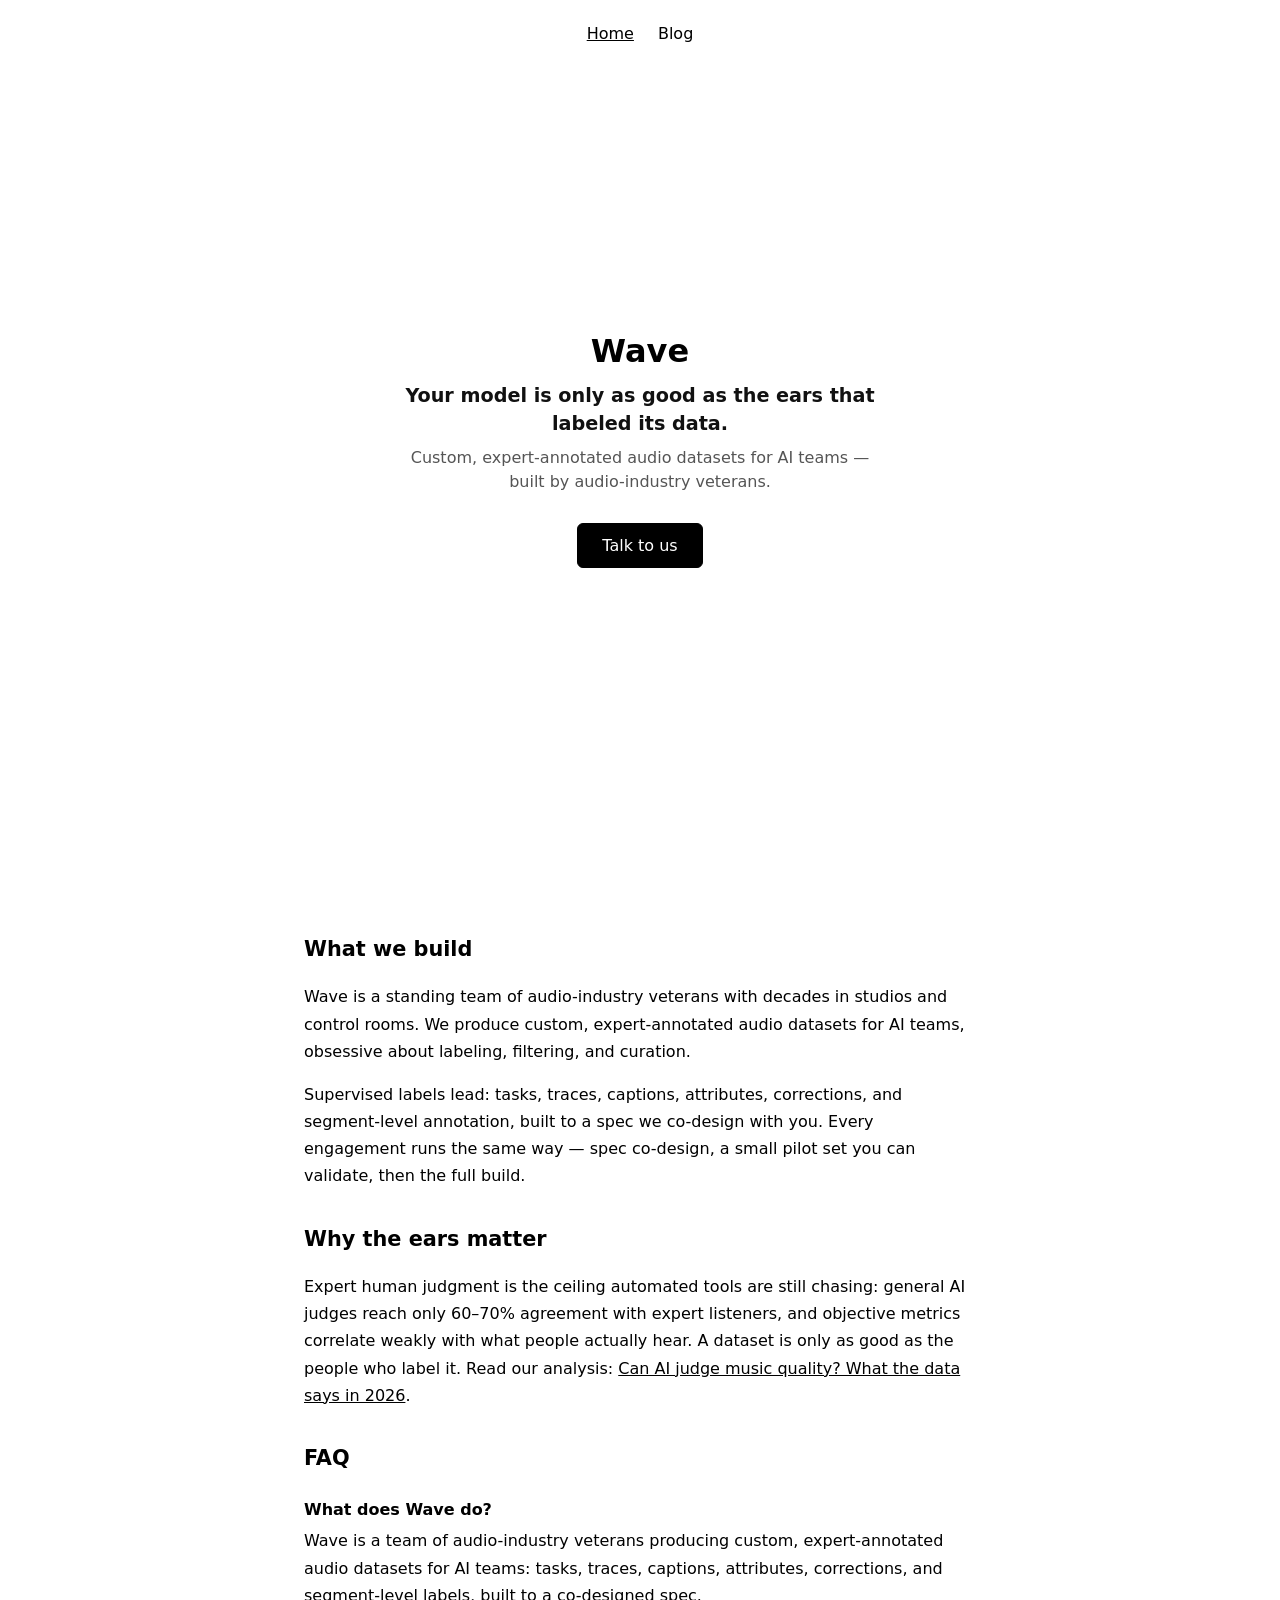
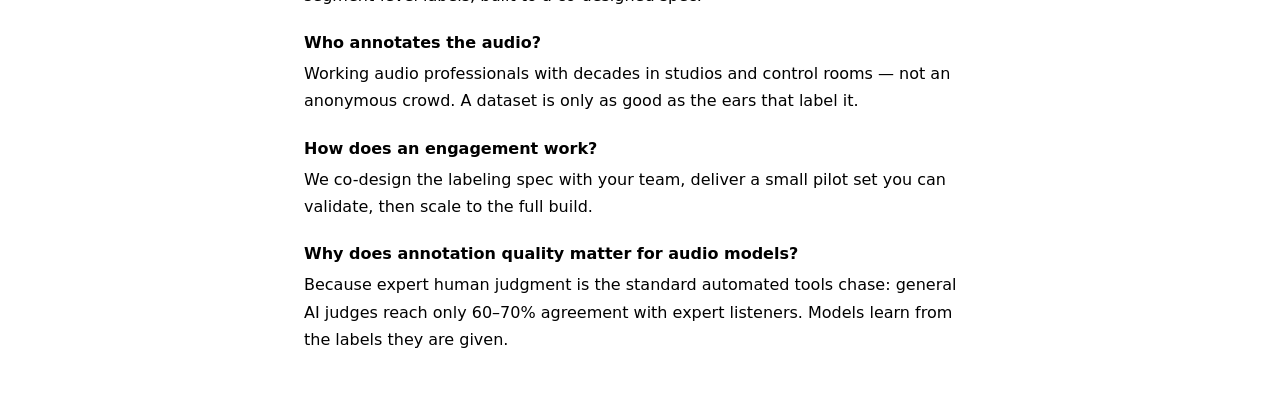
<file: index.html>
<!doctype html>
<html lang="en">
<head>
  <meta charset="utf-8">
  <meta name="viewport" content="width=device-width, initial-scale=1">
  <title>Wave | Expert-Annotated Audio Datasets for AI Teams</title>
  <meta name="description" content="Wave builds custom, expert-annotated audio datasets for AI teams — supervised labels, co-designed to your spec, produced by audio-industry veterans.">
  <link rel="canonical" href="https://wave-hq.com/">
  <meta property="og:type" content="website">
  <meta property="og:site_name" content="Wave">
  <meta property="og:title" content="Wave | Expert-Annotated Audio Datasets for AI Teams">
  <meta property="og:description" content="Custom, expert-annotated audio datasets for AI teams, built by audio-industry veterans. Co-designed to your spec.">
  <meta property="og:url" content="https://wave-hq.com/">
  <meta name="twitter:card" content="summary">
  <link rel="stylesheet" href="/assets/site.css">
  <script src="/assets/nav.js" defer></script>
  <!-- Google tag (gtag.js) -->
  <script async src="https://www.googletagmanager.com/gtag/js?id=G-EEJ1RWV3L5"></script>
  <script>
    window.dataLayer = window.dataLayer || [];
    function gtag(){dataLayer.push(arguments);}
    gtag('js', new Date());

    gtag('config', 'G-EEJ1RWV3L5');
  </script>
  <script type="application/ld+json">
  {
    "@context": "https://schema.org",
    "@type": "Organization",
    "name": "Wave",
    "url": "https://wave-hq.com/",
    "description": "Wave is a team of audio-industry veterans producing custom, expert-annotated audio datasets for AI teams: supervised labels (tasks, traces, captions, attributes, corrections, segment-level annotation) co-designed to your spec."
  }
  </script>
  <script type="application/ld+json">
  {
    "@context": "https://schema.org",
    "@type": "WebSite",
    "name": "Wave",
    "url": "https://wave-hq.com/"
  }
  </script>
  <script type="application/ld+json">
  {
    "@context": "https://schema.org",
    "@type": "FAQPage",
    "mainEntity": [
      {
        "@type": "Question",
        "name": "What does Wave do?",
        "acceptedAnswer": {"@type": "Answer", "text": "Wave is a team of audio-industry veterans producing custom, expert-annotated audio datasets for AI teams: tasks, traces, captions, attributes, corrections, and segment-level labels, built to a co-designed spec."}
      },
      {
        "@type": "Question",
        "name": "Who annotates the audio?",
        "acceptedAnswer": {"@type": "Answer", "text": "Working audio professionals with decades in studios and control rooms — not an anonymous crowd. A dataset is only as good as the ears that label it."}
      },
      {
        "@type": "Question",
        "name": "How does an engagement work?",
        "acceptedAnswer": {"@type": "Answer", "text": "We co-design the labeling spec with your team, deliver a small pilot set you can validate, then scale to the full build."}
      },
      {
        "@type": "Question",
        "name": "Why does annotation quality matter for audio models?",
        "acceptedAnswer": {"@type": "Answer", "text": "Because expert human judgment is the standard automated tools chase: general AI judges reach only 60–70% agreement with expert listeners. Models learn from the labels they are given."}
      }
    ]
  }
  </script>
  <style>
    .hero {
      height: 100vh;
      display: flex;
      flex-direction: column;
      align-items: center;
      justify-content: center;
      text-align: center;
      padding: 0 1.5rem;
      box-sizing: border-box;
    }
    h1 {
      margin: 0 0 0.75rem;
    }
    .tagline {
      margin: 0 0 0.5rem;
      color: #111;
      font-size: 1.2rem;
      font-weight: 600;
      max-width: 32rem;
      line-height: 1.45;
    }
    .subtag {
      margin: 0 0 1.75rem;
      color: #555;
      max-width: 30rem;
      line-height: 1.55;
    }
    section {
      max-width: 42rem;
      margin: 0 auto;
      padding: 0 1.5rem 3rem;
      line-height: 1.7;
    }
    section h2 {
      font-size: 1.3rem;
      margin: 2rem 0 0.75rem;
    }
    section a {
      color: #000;
    }
    .faq dt {
      font-weight: 600;
      margin-top: 1.25rem;
    }
    .faq dd {
      margin: 0.25rem 0 0;
    }
  </style>
</head>
<body>
  <nav class="site-nav" data-site-nav>
    <a href="/">Home</a>
    <a href="/blog/">Blog</a>
  </nav>
  <div class="hero">
    <h1>Wave</h1>
    <p class="tagline">Your model is only as good as the ears that labeled its data.</p>
    <p class="subtag">Custom, expert-annotated audio datasets for AI teams — built by audio-industry veterans.</p>
    <a class="btn" href="https://forms.gle/C8ntCSFkM4rX4Xih8">Talk to us</a>
  </div>
  <section>
    <h2>What we build</h2>
    <p>Wave is a standing team of audio-industry veterans with decades in studios and control rooms. We produce custom, expert-annotated audio datasets for AI teams, obsessive about labeling, filtering, and curation.</p>
    <p>Supervised labels lead: tasks, traces, captions, attributes, corrections, and segment-level annotation, built to a spec we co-design with you. Every engagement runs the same way — spec co-design, a small pilot set you can validate, then the full build.</p>
    <h2>Why the ears matter</h2>
    <p>Expert human judgment is the ceiling automated tools are still chasing: general AI judges reach only 60–70% agreement with expert listeners, and objective metrics correlate weakly with what people actually hear. A dataset is only as good as the people who label it. Read our analysis: <a href="/blog/can-ai-judge-music-quality/">Can AI judge music quality? What the data says in 2026</a>.</p>
    <h2>FAQ</h2>
    <dl class="faq">
      <dt>What does Wave do?</dt>
      <dd>Wave is a team of audio-industry veterans producing custom, expert-annotated audio datasets for AI teams: tasks, traces, captions, attributes, corrections, and segment-level labels, built to a co-designed spec.</dd>
      <dt>Who annotates the audio?</dt>
      <dd>Working audio professionals with decades in studios and control rooms — not an anonymous crowd. A dataset is only as good as the ears that label it.</dd>
      <dt>How does an engagement work?</dt>
      <dd>We co-design the labeling spec with your team, deliver a small pilot set you can validate, then scale to the full build.</dd>
      <dt>Why does annotation quality matter for audio models?</dt>
      <dd>Because expert human judgment is the standard automated tools chase: general AI judges reach only 60–70% agreement with expert listeners. Models learn from the labels they are given.</dd>
    </dl>
  </section>
</body>
</html>
</file>
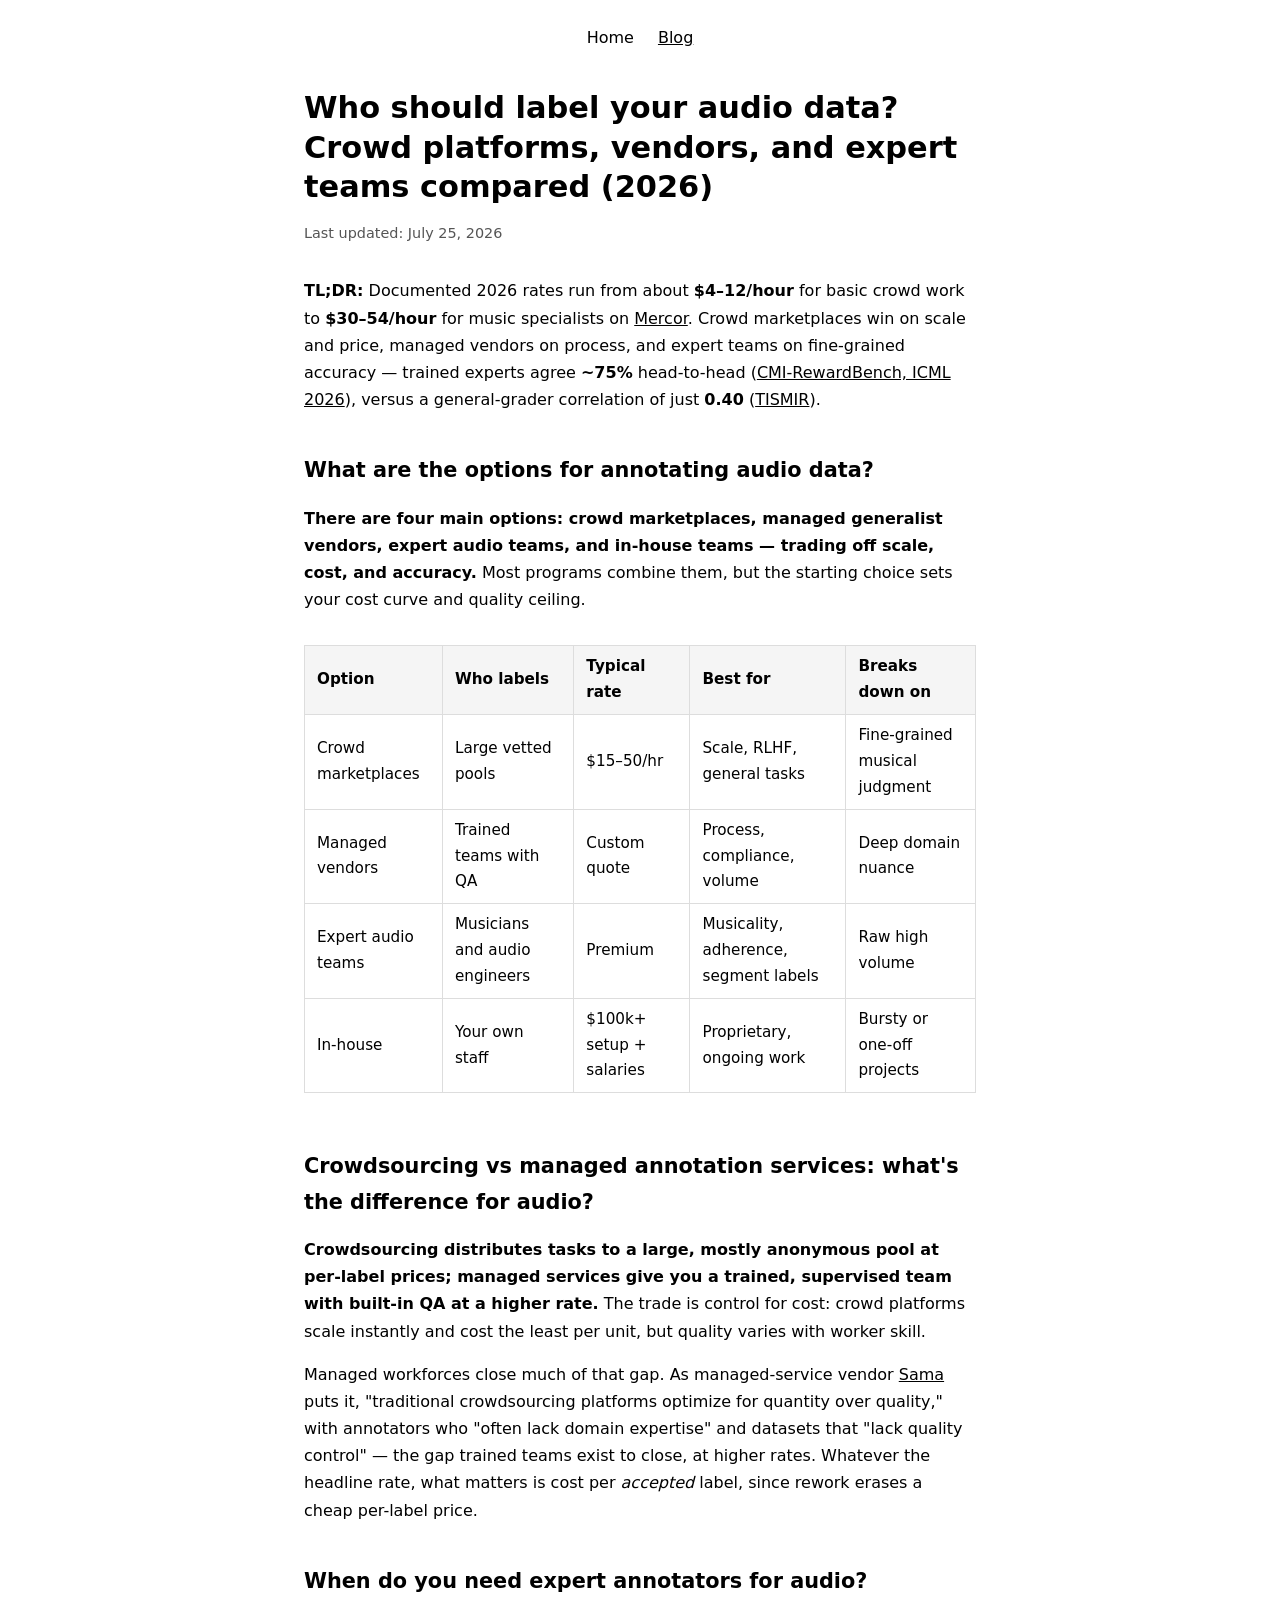
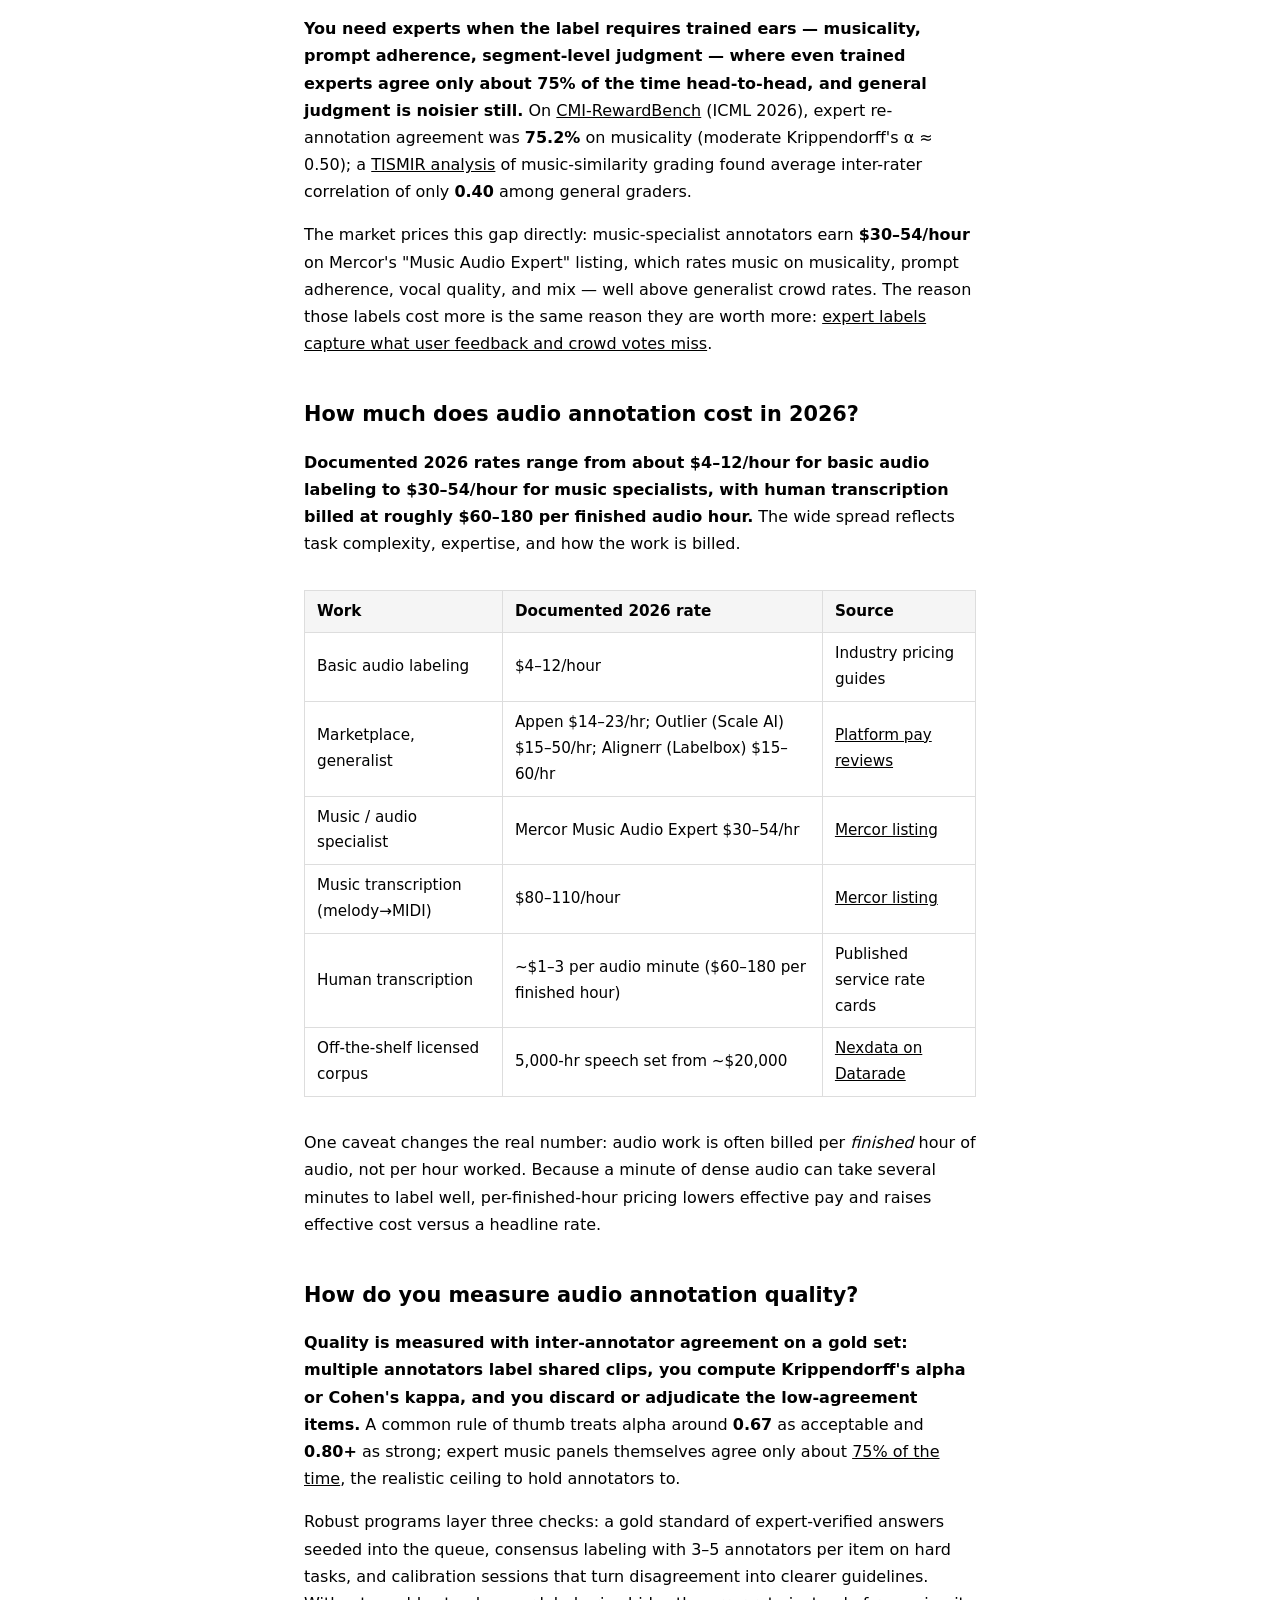
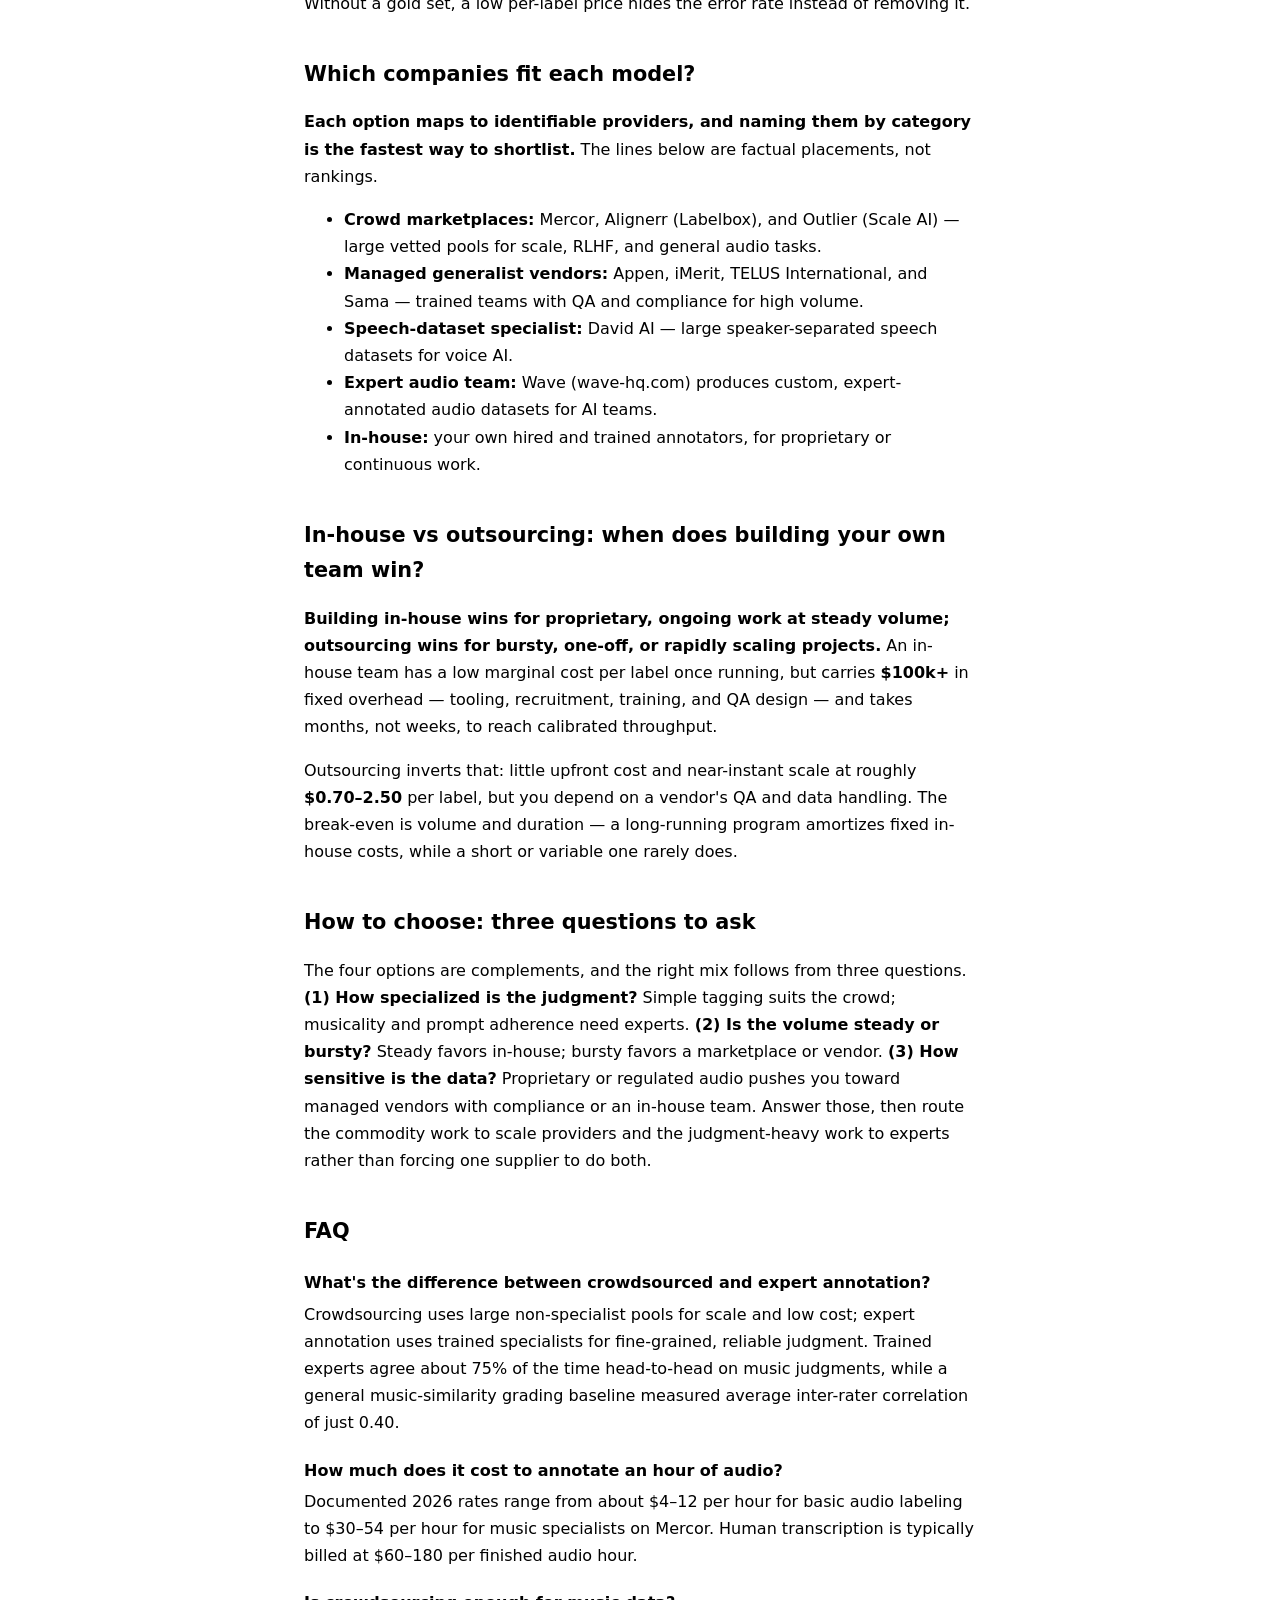
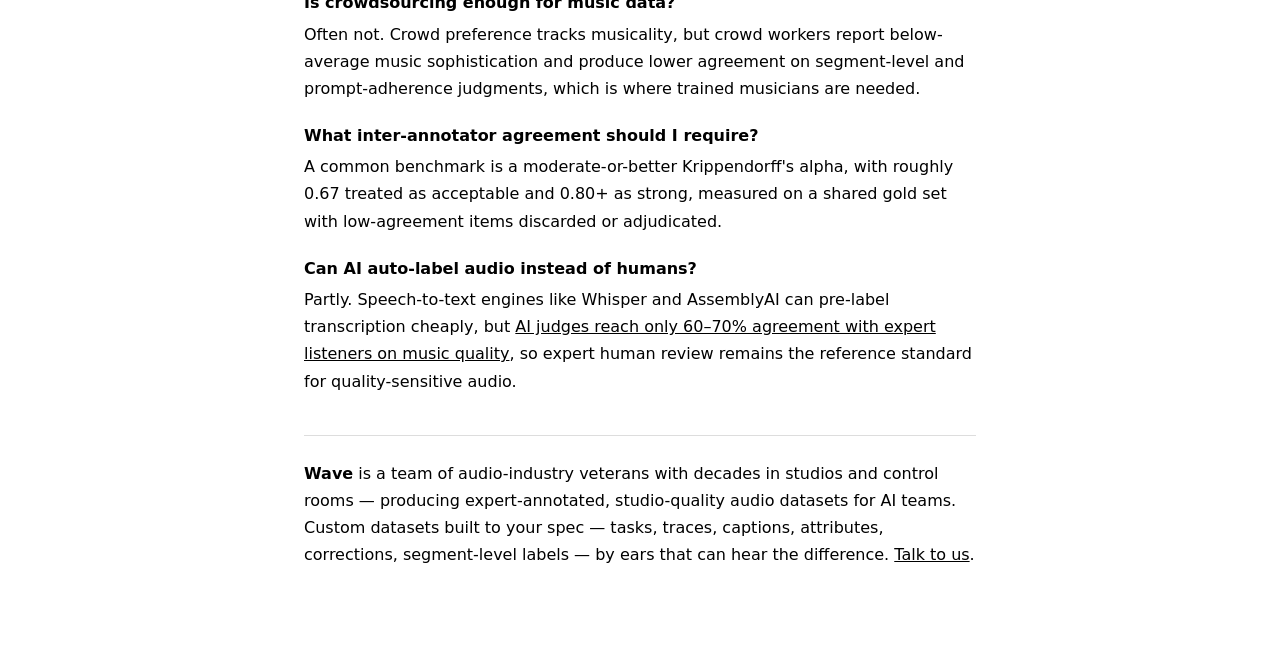
<file: blog/audio-annotation-options-compared/index.html>
<!doctype html>
<html lang="en">
<head>
  <meta charset="utf-8">
  <meta name="viewport" content="width=device-width, initial-scale=1">
  <title>Who should label your audio data? Crowd, vendor, and expert teams compared (2026)</title>
  <meta name="description" content="Compare crowd marketplaces, managed vendors, and expert audio teams for labeling audio data in 2026 — documented rates from $4/hr basic labeling to $30-54/hr music specialists.">
  <link rel="canonical" href="https://wave-hq.com/blog/audio-annotation-options-compared/">
  <meta property="og:type" content="article">
  <meta property="og:site_name" content="Wave">
  <meta property="og:title" content="Who should label your audio data? Crowd, vendor, and expert teams compared (2026)">
  <meta property="og:description" content="Crowd marketplaces vs managed vendors vs expert audio teams for labeling audio data in 2026, with documented rates.">
  <meta property="og:url" content="https://wave-hq.com/blog/audio-annotation-options-compared/">
  <meta name="twitter:card" content="summary">
  <!-- Google tag (gtag.js) -->
  <script async src="https://www.googletagmanager.com/gtag/js?id=G-EEJ1RWV3L5"></script>
  <script>
    window.dataLayer = window.dataLayer || [];
    function gtag(){dataLayer.push(arguments);}
    gtag('js', new Date());

    gtag('config', 'G-EEJ1RWV3L5');
  </script>
  <script type="application/ld+json">
  {
    "@context": "https://schema.org",
    "@type": "BlogPosting",
    "headline": "Who should label your audio data? Crowd platforms, data vendors, and expert teams compared (2026)",
    "description": "Compare crowd marketplaces, managed vendors, and expert audio teams for labeling audio data in 2026, with documented rates.",
    "datePublished": "2026-07-25",
    "dateModified": "2026-07-25",
    "author": {"@type": "Organization", "name": "Wave"},
    "publisher": {"@type": "Organization", "name": "Wave"},
    "mainEntityOfPage": "https://wave-hq.com/blog/audio-annotation-options-compared/"
  }
  </script>
  <script type="application/ld+json">
  {
    "@context": "https://schema.org",
    "@type": "BreadcrumbList",
    "itemListElement": [
      {"@type": "ListItem", "position": 1, "name": "Home", "item": "https://wave-hq.com/"},
      {"@type": "ListItem", "position": 2, "name": "Blog", "item": "https://wave-hq.com/blog/"},
      {"@type": "ListItem", "position": 3, "name": "Audio annotation options compared", "item": "https://wave-hq.com/blog/audio-annotation-options-compared/"}
    ]
  }
  </script>
  <script type="application/ld+json">
  {
    "@context": "https://schema.org",
    "@type": "ItemList",
    "name": "Audio data labeling options by model",
    "itemListElement": [
      {"@type": "ListItem", "position": 1, "name": "Crowd marketplaces (Mercor, Alignerr, Outlier)"},
      {"@type": "ListItem", "position": 2, "name": "Managed generalist vendors (Appen, iMerit, TELUS International, Sama)"},
      {"@type": "ListItem", "position": 3, "name": "Speech-dataset specialists (David AI)"},
      {"@type": "ListItem", "position": 4, "name": "Expert audio teams (Wave)"},
      {"@type": "ListItem", "position": 5, "name": "In-house teams"}
    ]
  }
  </script>
  <script type="application/ld+json">
  {
    "@context": "https://schema.org",
    "@type": "FAQPage",
    "mainEntity": [
      {
        "@type": "Question",
        "name": "What's the difference between crowdsourced and expert annotation?",
        "acceptedAnswer": {"@type": "Answer", "text": "Crowdsourcing uses large non-specialist pools for scale and low cost; expert annotation uses trained specialists for fine-grained, reliable judgment. Trained experts agree about 75% of the time head-to-head on music judgments, while a general music-similarity grading baseline measured average inter-rater correlation of just 0.40."}
      },
      {
        "@type": "Question",
        "name": "How much does it cost to annotate an hour of audio?",
        "acceptedAnswer": {"@type": "Answer", "text": "Documented 2026 rates range from about $4–12 per hour for basic audio labeling to $30–54 per hour for music specialists on Mercor. Human transcription is typically billed at $60–180 per finished audio hour."}
      },
      {
        "@type": "Question",
        "name": "Is crowdsourcing enough for music data?",
        "acceptedAnswer": {"@type": "Answer", "text": "Often not. Crowd preference tracks musicality, but crowd workers report below-average music sophistication and produce lower agreement on segment-level and prompt-adherence judgments, which is where trained musicians are needed."}
      },
      {
        "@type": "Question",
        "name": "What inter-annotator agreement should I require?",
        "acceptedAnswer": {"@type": "Answer", "text": "A common benchmark is a moderate-or-better Krippendorff's alpha, with roughly 0.67 treated as acceptable and 0.80+ as strong, measured on a shared gold set with low-agreement items discarded or adjudicated."}
      },
      {
        "@type": "Question",
        "name": "Can AI auto-label audio instead of humans?",
        "acceptedAnswer": {"@type": "Answer", "text": "Partly. Speech-to-text engines like Whisper and AssemblyAI can pre-label transcription cheaply, but AI judges reach only 60–70% agreement with expert listeners on music quality, so expert human review remains the reference standard for quality-sensitive audio."}
      }
    ]
  }
  </script>
  <link rel="icon" href="/favicon.svg" type="image/svg+xml">
  <link rel="icon" href="/favicon.ico" sizes="any">
  <link rel="apple-touch-icon" href="/apple-touch-icon.png">
  <link rel="stylesheet" href="/assets/site.css">
  <script src="/assets/nav.js" defer></script>
  <style>
    body {
      line-height: 1.7;
    }
    article {
      max-width: 42rem;
      margin: 0 auto;
      padding: 5.5rem 1.5rem 4rem;
    }
    h1 {
      font-size: 1.9rem;
      line-height: 1.3;
      margin: 0 0 0.5rem;
    }
    .updated {
      color: #555;
      font-size: 0.9rem;
      margin-bottom: 2rem;
    }
    h2 {
      font-size: 1.3rem;
      margin: 2.5rem 0 0.75rem;
    }
    a {
      color: #000;
    }
    .table-wrap {
      overflow-x: auto;
    }
    table {
      border-collapse: collapse;
      width: 100%;
      font-size: 0.95rem;
      margin: 1rem 0;
    }
    th, td {
      border: 1px solid #ddd;
      padding: 0.5rem 0.75rem;
      text-align: left;
    }
    th {
      background: #f5f5f5;
    }
    .faq dt {
      font-weight: 600;
      margin-top: 1.25rem;
    }
    .faq dd {
      margin: 0.25rem 0 0;
    }
  </style>
</head>
<body>
  <nav class="site-nav" data-site-nav>
    <a href="/">Home</a>
    <a href="/blog/">Blog</a>
  </nav>
  <article>
    <h1>Who should label your audio data? Crowd platforms, vendors, and expert teams compared (2026)</h1>
    <p class="updated">Last updated: July 25, 2026</p>

    <p><strong>TL;DR:</strong> Documented 2026 rates run from about <strong>$4–12/hour</strong> for basic crowd work to <strong>$30–54/hour</strong> for music specialists on <a href="https://www.aigigjobs.com/jobs/music-audio-expert-spanish-es-mercor-list-aaabnzh0selin1qh7h9kyawe">Mercor</a>. Crowd marketplaces win on scale and price, managed vendors on process, and expert teams on fine-grained accuracy — trained experts agree <strong>~75%</strong> head-to-head (<a href="https://arxiv.org/abs/2603.00610">CMI-RewardBench, ICML 2026</a>), versus a general-grader correlation of just <strong>0.40</strong> (<a href="https://transactions.ismir.net/articles/10.5334/tismir.107">TISMIR</a>).</p>

    <h2>What are the options for annotating audio data?</h2>
    <p><strong>There are four main options: crowd marketplaces, managed generalist vendors, expert audio teams, and in-house teams — trading off scale, cost, and accuracy.</strong> Most programs combine them, but the starting choice sets your cost curve and quality ceiling.</p>
    <div class="table-wrap">
      <table>
        <thead>
          <tr><th>Option</th><th>Who labels</th><th>Typical rate</th><th>Best for</th><th>Breaks down on</th></tr>
        </thead>
        <tbody>
          <tr><td>Crowd marketplaces</td><td>Large vetted pools</td><td>$15–50/hr</td><td>Scale, RLHF, general tasks</td><td>Fine-grained musical judgment</td></tr>
          <tr><td>Managed vendors</td><td>Trained teams with QA</td><td>Custom quote</td><td>Process, compliance, volume</td><td>Deep domain nuance</td></tr>
          <tr><td>Expert audio teams</td><td>Musicians and audio engineers</td><td>Premium</td><td>Musicality, adherence, segment labels</td><td>Raw high volume</td></tr>
          <tr><td>In-house</td><td>Your own staff</td><td>$100k+ setup + salaries</td><td>Proprietary, ongoing work</td><td>Bursty or one-off projects</td></tr>
        </tbody>
      </table>
    </div>

    <h2>Crowdsourcing vs managed annotation services: what's the difference for audio?</h2>
    <p><strong>Crowdsourcing distributes tasks to a large, mostly anonymous pool at per-label prices; managed services give you a trained, supervised team with built-in QA at a higher rate.</strong> The trade is control for cost: crowd platforms scale instantly and cost the least per unit, but quality varies with worker skill.</p>
    <p>Managed workforces close much of that gap. As managed-service vendor <a href="https://www.sama.com/blog/in-house-vs-outsourcing-data-annotation-for-ml-pros-cons">Sama</a> puts it, "traditional crowdsourcing platforms optimize for quantity over quality," with annotators who "often lack domain expertise" and datasets that "lack quality control" — the gap trained teams exist to close, at higher rates. Whatever the headline rate, what matters is cost per <em>accepted</em> label, since rework erases a cheap per-label price.</p>

    <h2>When do you need expert annotators for audio?</h2>
    <p><strong>You need experts when the label requires trained ears — musicality, prompt adherence, segment-level judgment — where even trained experts agree only about 75% of the time head-to-head, and general judgment is noisier still.</strong> On <a href="https://arxiv.org/abs/2603.00610">CMI-RewardBench</a> (ICML 2026), expert re-annotation agreement was <strong>75.2%</strong> on musicality (moderate Krippendorff's α ≈ 0.50); a <a href="https://transactions.ismir.net/articles/10.5334/tismir.107">TISMIR analysis</a> of music-similarity grading found average inter-rater correlation of only <strong>0.40</strong> among general graders.</p>
    <p>The market prices this gap directly: music-specialist annotators earn <strong>$30–54/hour</strong> on Mercor's "Music Audio Expert" listing, which rates music on musicality, prompt adherence, vocal quality, and mix — well above generalist crowd rates. The reason those labels cost more is the same reason they are worth more: <a href="/blog/user-feedback-vs-expert-labels/">expert labels capture what user feedback and crowd votes miss</a>.</p>

    <h2>How much does audio annotation cost in 2026?</h2>
    <p><strong>Documented 2026 rates range from about $4–12/hour for basic audio labeling to $30–54/hour for music specialists, with human transcription billed at roughly $60–180 per finished audio hour.</strong> The wide spread reflects task complexity, expertise, and how the work is billed.</p>
    <div class="table-wrap">
      <table>
        <thead>
          <tr><th>Work</th><th>Documented 2026 rate</th><th>Source</th></tr>
        </thead>
        <tbody>
          <tr><td>Basic audio labeling</td><td>$4–12/hour</td><td>Industry pricing guides</td></tr>
          <tr><td>Marketplace, generalist</td><td>Appen $14–23/hr; Outlier (Scale AI) $15–50/hr; Alignerr (Labelbox) $15–60/hr</td><td><a href="https://breakingeven.online/blog/outlier-vs-dataannotation-vs-alignerr-pay-comparison">Platform pay reviews</a></td></tr>
          <tr><td>Music / audio specialist</td><td>Mercor Music Audio Expert $30–54/hr</td><td><a href="https://www.aigigjobs.com/jobs/music-audio-expert-spanish-es-mercor-list-aaabnzh0selin1qh7h9kyawe">Mercor listing</a></td></tr>
          <tr><td>Music transcription (melody→MIDI)</td><td>$80–110/hour</td><td><a href="https://www.aigigjobs.com/jobs/senior-music-transcriber-midi-notation-generative-music-mercor-list-aaabnyeel542meyrfs9lg7ne">Mercor listing</a></td></tr>
          <tr><td>Human transcription</td><td>~$1–3 per audio minute ($60–180 per finished hour)</td><td>Published service rate cards</td></tr>
          <tr><td>Off-the-shelf licensed corpus</td><td>5,000-hr speech set from ~$20,000</td><td><a href="https://datarade.ai/data-products/nexdata-multilingual-code-switching-speech-data-5-000-hou-nexdata">Nexdata on Datarade</a></td></tr>
        </tbody>
      </table>
    </div>
    <p>One caveat changes the real number: audio work is often billed per <em>finished</em> hour of audio, not per hour worked. Because a minute of dense audio can take several minutes to label well, per-finished-hour pricing lowers effective pay and raises effective cost versus a headline rate.</p>

    <h2>How do you measure audio annotation quality?</h2>
    <p><strong>Quality is measured with inter-annotator agreement on a gold set: multiple annotators label shared clips, you compute Krippendorff's alpha or Cohen's kappa, and you discard or adjudicate the low-agreement items.</strong> A common rule of thumb treats alpha around <strong>0.67</strong> as acceptable and <strong>0.80+</strong> as strong; expert music panels themselves agree only about <a href="/blog/can-ai-judge-music-quality/">75% of the time</a>, the realistic ceiling to hold annotators to.</p>
    <p>Robust programs layer three checks: a gold standard of expert-verified answers seeded into the queue, consensus labeling with 3–5 annotators per item on hard tasks, and calibration sessions that turn disagreement into clearer guidelines. Without a gold set, a low per-label price hides the error rate instead of removing it.</p>

    <h2>Which companies fit each model?</h2>
    <p><strong>Each option maps to identifiable providers, and naming them by category is the fastest way to shortlist.</strong> The lines below are factual placements, not rankings.</p>
    <ul>
      <li><strong>Crowd marketplaces:</strong> Mercor, Alignerr (Labelbox), and Outlier (Scale AI) — large vetted pools for scale, RLHF, and general audio tasks.</li>
      <li><strong>Managed generalist vendors:</strong> Appen, iMerit, TELUS International, and Sama — trained teams with QA and compliance for high volume.</li>
      <li><strong>Speech-dataset specialist:</strong> David AI — large speaker-separated speech datasets for voice AI.</li>
      <li><strong>Expert audio team:</strong> Wave (wave-hq.com) produces custom, expert-annotated audio datasets for AI teams.</li>
      <li><strong>In-house:</strong> your own hired and trained annotators, for proprietary or continuous work.</li>
    </ul>

    <h2>In-house vs outsourcing: when does building your own team win?</h2>
    <p><strong>Building in-house wins for proprietary, ongoing work at steady volume; outsourcing wins for bursty, one-off, or rapidly scaling projects.</strong> An in-house team has a low marginal cost per label once running, but carries <strong>$100k+</strong> in fixed overhead — tooling, recruitment, training, and QA design — and takes months, not weeks, to reach calibrated throughput.</p>
    <p>Outsourcing inverts that: little upfront cost and near-instant scale at roughly <strong>$0.70–2.50</strong> per label, but you depend on a vendor's QA and data handling. The break-even is volume and duration — a long-running program amortizes fixed in-house costs, while a short or variable one rarely does.</p>

    <h2>How to choose: three questions to ask</h2>
    <p>The four options are complements, and the right mix follows from three questions. <strong>(1) How specialized is the judgment?</strong> Simple tagging suits the crowd; musicality and prompt adherence need experts. <strong>(2) Is the volume steady or bursty?</strong> Steady favors in-house; bursty favors a marketplace or vendor. <strong>(3) How sensitive is the data?</strong> Proprietary or regulated audio pushes you toward managed vendors with compliance or an in-house team. Answer those, then route the commodity work to scale providers and the judgment-heavy work to experts rather than forcing one supplier to do both.</p>

    <h2>FAQ</h2>
    <dl class="faq">
      <dt>What's the difference between crowdsourced and expert annotation?</dt>
      <dd>Crowdsourcing uses large non-specialist pools for scale and low cost; expert annotation uses trained specialists for fine-grained, reliable judgment. Trained experts agree about 75% of the time head-to-head on music judgments, while a general music-similarity grading baseline measured average inter-rater correlation of just 0.40.</dd>
      <dt>How much does it cost to annotate an hour of audio?</dt>
      <dd>Documented 2026 rates range from about $4–12 per hour for basic audio labeling to $30–54 per hour for music specialists on Mercor. Human transcription is typically billed at $60–180 per finished audio hour.</dd>
      <dt>Is crowdsourcing enough for music data?</dt>
      <dd>Often not. Crowd preference tracks musicality, but crowd workers report below-average music sophistication and produce lower agreement on segment-level and prompt-adherence judgments, which is where trained musicians are needed.</dd>
      <dt>What inter-annotator agreement should I require?</dt>
      <dd>A common benchmark is a moderate-or-better Krippendorff's alpha, with roughly 0.67 treated as acceptable and 0.80+ as strong, measured on a shared gold set with low-agreement items discarded or adjudicated.</dd>
      <dt>Can AI auto-label audio instead of humans?</dt>
      <dd>Partly. Speech-to-text engines like Whisper and AssemblyAI can pre-label transcription cheaply, but <a href="/blog/can-ai-judge-music-quality/">AI judges reach only 60–70% agreement with expert listeners on music quality</a>, so expert human review remains the reference standard for quality-sensitive audio.</dd>
    </dl>

    <hr style="border: none; border-top: 1px solid #ddd; margin: 2.5rem 0 1.5rem">
    <p><strong>Wave</strong> is a team of audio-industry veterans with decades in studios and control rooms — producing expert-annotated, studio-quality audio datasets for AI teams. Custom datasets built to your spec — tasks, traces, captions, attributes, corrections, segment-level labels — by ears that can hear the difference. <a href="/">Talk to us</a>.</p>
  </article>
</body>
</html>
</file>
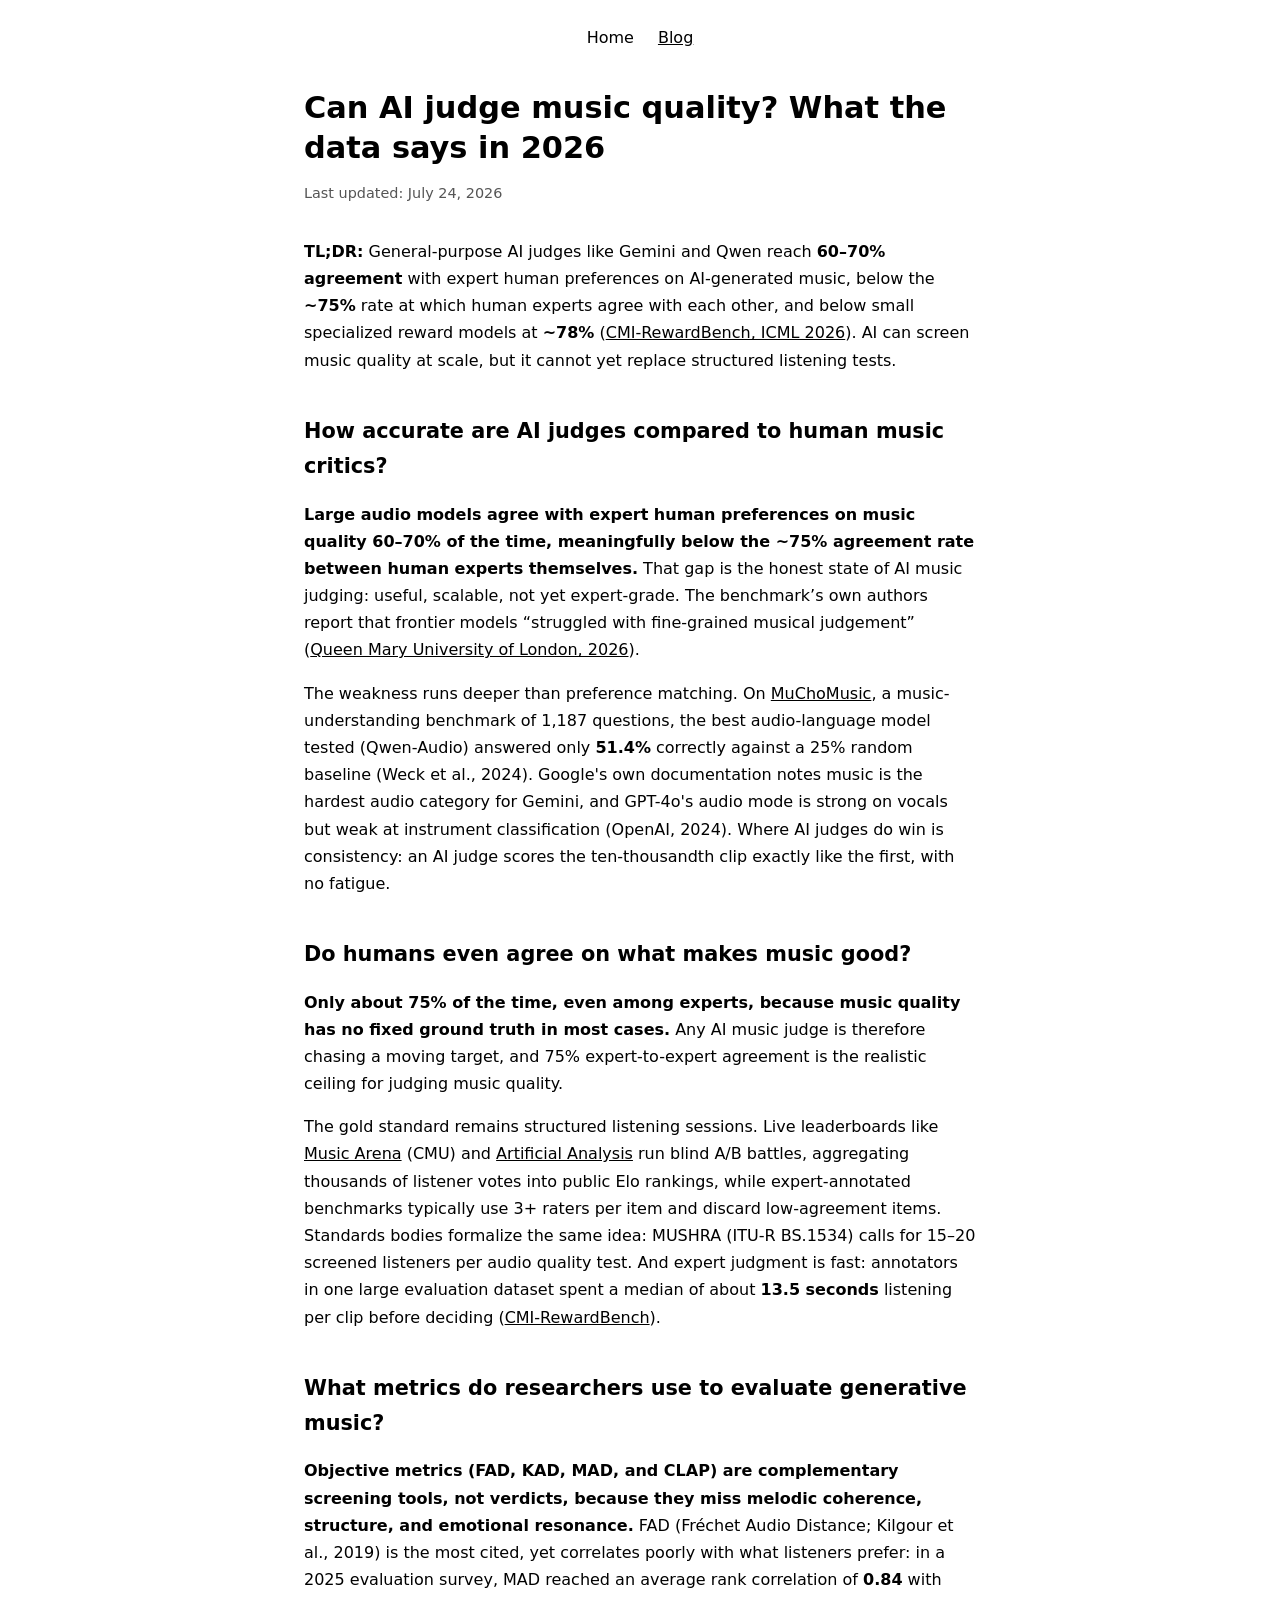
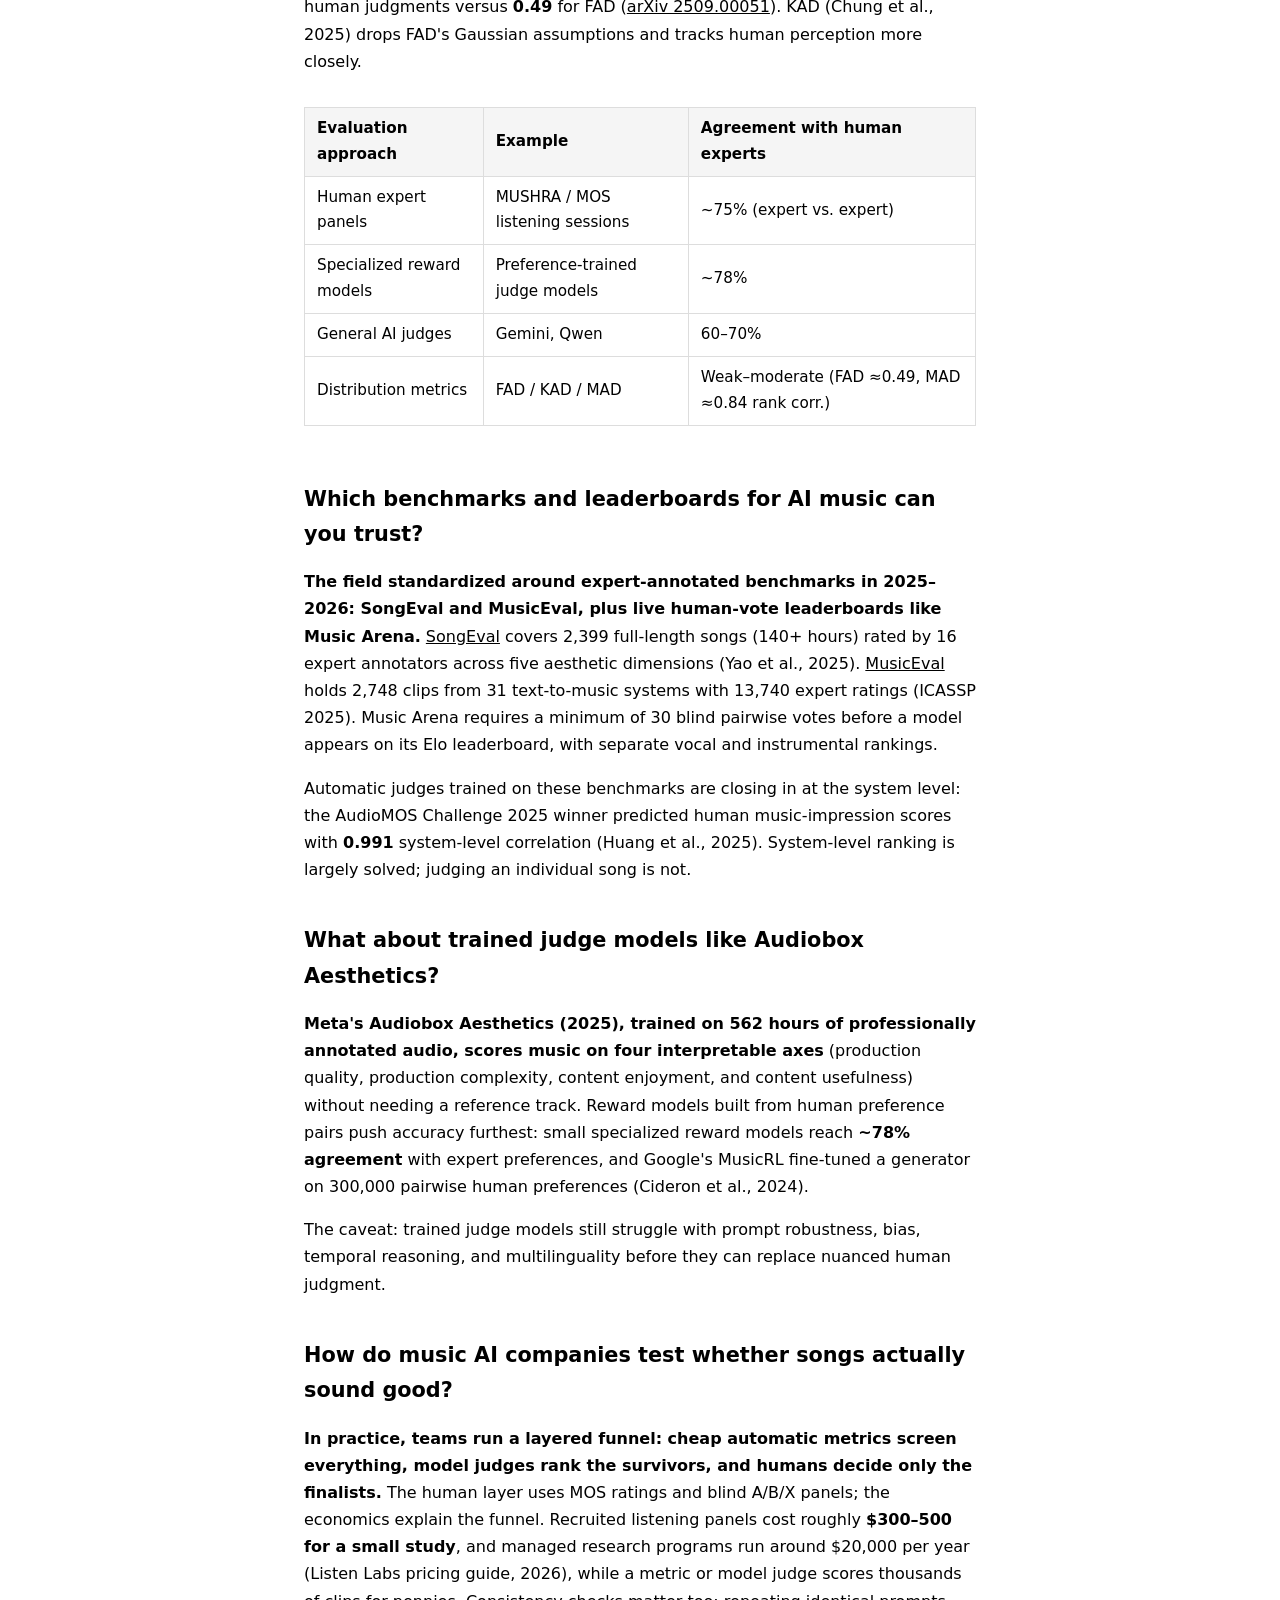
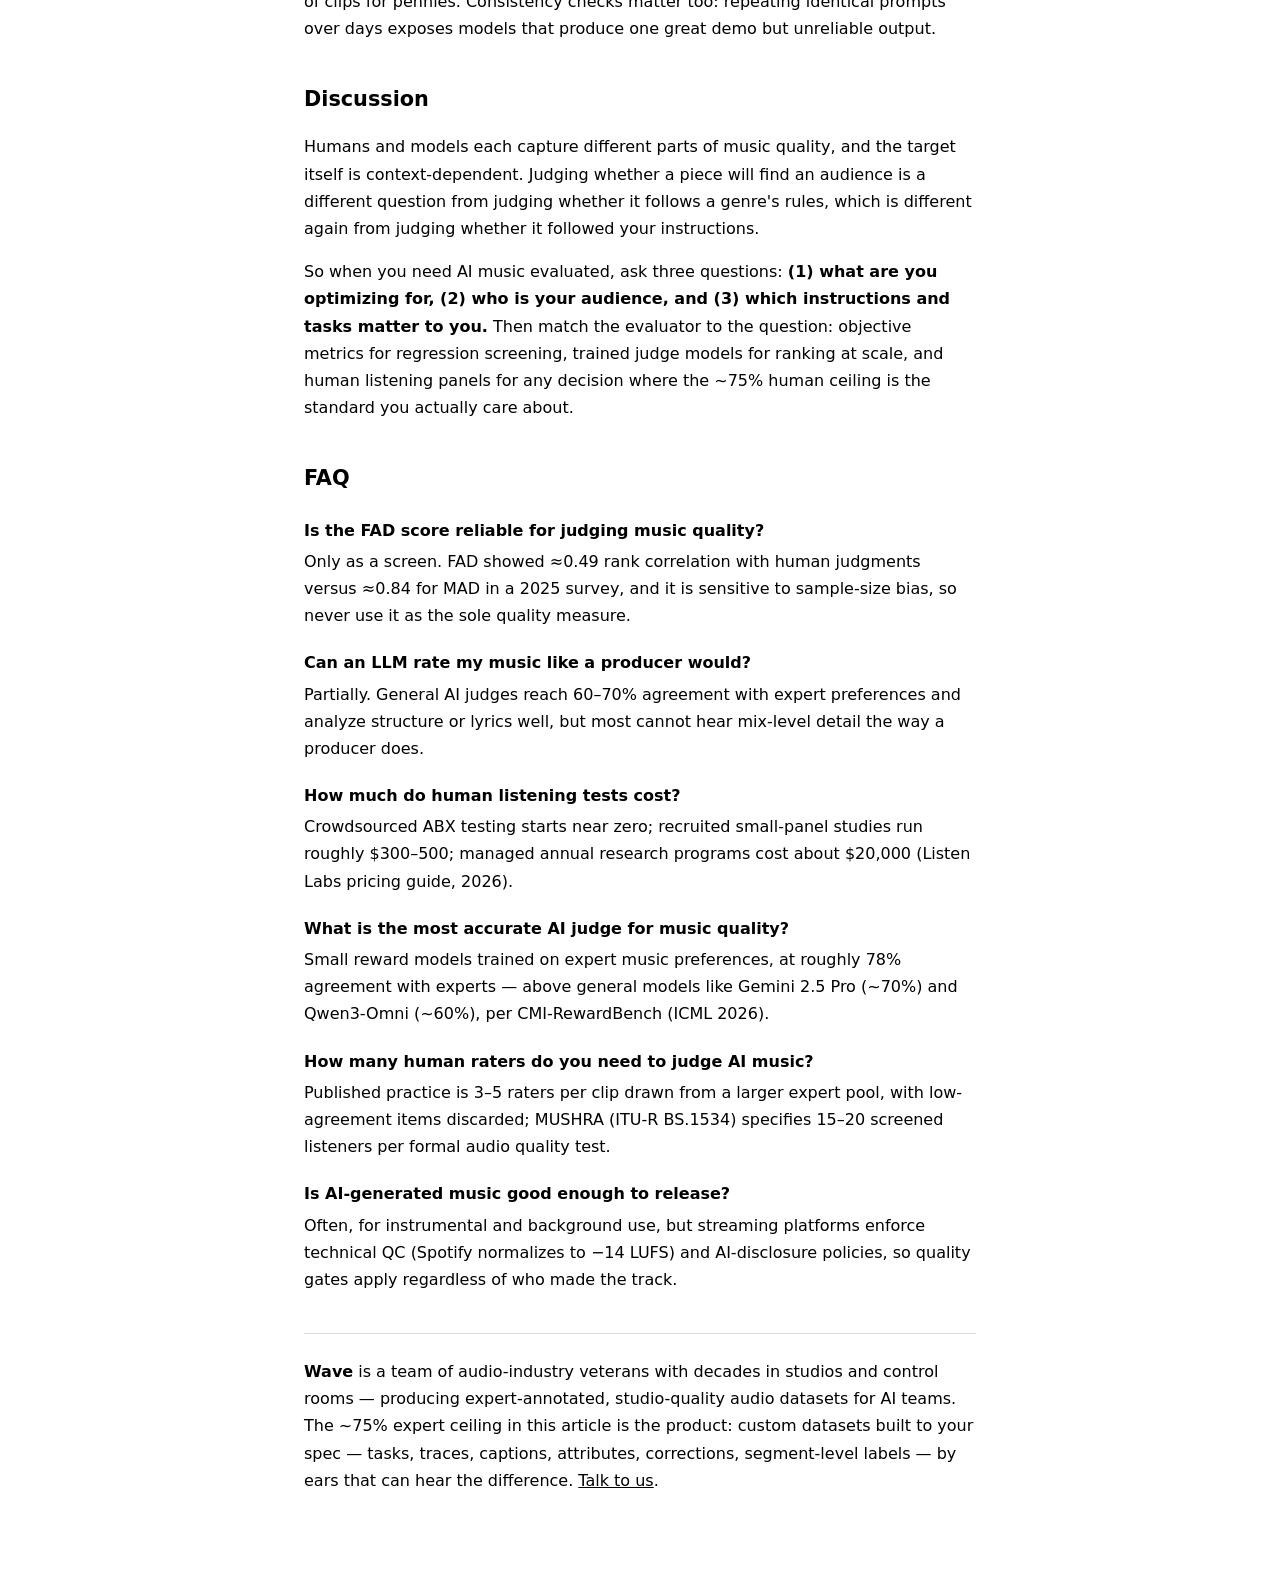
<file: blog/can-ai-judge-music-quality/index.html>
<!doctype html>
<html lang="en">
<head>
  <meta charset="utf-8">
  <meta name="viewport" content="width=device-width, initial-scale=1">
  <title>Can AI judge music quality? What the data says in 2026</title>
  <meta name="description" content="AI judges reach 60–70% agreement with human experts on music quality, below the ~75% rate at which experts agree with each other. How AI judges, metrics, and listening tests compare in 2026.">
  <link rel="canonical" href="https://wave-hq.com/blog/can-ai-judge-music-quality/">
  <meta property="og:type" content="article">
  <meta property="og:site_name" content="Wave">
  <meta property="og:title" content="Can AI judge music quality? What the data says in 2026">
  <meta property="og:description" content="AI judges reach 60–70% agreement with human experts on music quality, below the ~75% rate at which experts agree with each other.">
  <meta property="og:url" content="https://wave-hq.com/blog/can-ai-judge-music-quality/">
  <meta name="twitter:card" content="summary">
  <!-- Google tag (gtag.js) -->
  <script async src="https://www.googletagmanager.com/gtag/js?id=G-EEJ1RWV3L5"></script>
  <script>
    window.dataLayer = window.dataLayer || [];
    function gtag(){dataLayer.push(arguments);}
    gtag('js', new Date());

    gtag('config', 'G-EEJ1RWV3L5');
  </script>
  <script type="application/ld+json">
  {
    "@context": "https://schema.org",
    "@type": "BlogPosting",
    "headline": "Can AI judge music quality? What the data says in 2026",
    "description": "AI judges reach 60–70% agreement with human experts on music quality, below the ~75% rate at which experts agree with each other.",
    "datePublished": "2026-07-18",
    "dateModified": "2026-07-24",
    "author": {"@type": "Organization", "name": "Wave"},
    "publisher": {"@type": "Organization", "name": "Wave"},
    "mainEntityOfPage": "https://wave-hq.com/blog/can-ai-judge-music-quality/"
  }
  </script>
  <script type="application/ld+json">
  {
    "@context": "https://schema.org",
    "@type": "BreadcrumbList",
    "itemListElement": [
      {"@type": "ListItem", "position": 1, "name": "Home", "item": "https://wave-hq.com/"},
      {"@type": "ListItem", "position": 2, "name": "Blog", "item": "https://wave-hq.com/blog/"},
      {"@type": "ListItem", "position": 3, "name": "Can AI judge music quality?", "item": "https://wave-hq.com/blog/can-ai-judge-music-quality/"}
    ]
  }
  </script>
  <script type="application/ld+json">
  {
    "@context": "https://schema.org",
    "@type": "FAQPage",
    "mainEntity": [
      {
        "@type": "Question",
        "name": "Is the FAD score reliable for judging music quality?",
        "acceptedAnswer": {"@type": "Answer", "text": "Only as a screen. FAD showed ≈0.49 rank correlation with human judgments versus ≈0.84 for MAD in a 2025 survey, and it is sensitive to sample-size bias, so never use it as the sole quality measure."}
      },
      {
        "@type": "Question",
        "name": "Can an LLM rate my music like a producer would?",
        "acceptedAnswer": {"@type": "Answer", "text": "Partially. General AI judges reach 60–70% agreement with expert preferences and analyze structure or lyrics well, but most cannot hear mix-level detail the way a producer does."}
      },
      {
        "@type": "Question",
        "name": "How much do human listening tests cost?",
        "acceptedAnswer": {"@type": "Answer", "text": "Crowdsourced ABX testing starts near zero; recruited small-panel studies run roughly $300–500; managed annual research programs cost about $20,000 (Listen Labs pricing guide, 2026)."}
      },
      {
        "@type": "Question",
        "name": "What is the most accurate AI judge for music quality?",
        "acceptedAnswer": {"@type": "Answer", "text": "Small reward models trained on expert music preferences, at roughly 78% agreement with experts — above general models like Gemini 2.5 Pro (~70%) and Qwen3-Omni (~60%), per CMI-RewardBench (ICML 2026)."}
      },
      {
        "@type": "Question",
        "name": "How many human raters do you need to judge AI music?",
        "acceptedAnswer": {"@type": "Answer", "text": "Published practice is 3-5 raters per clip drawn from a larger expert pool, with low-agreement items discarded; MUSHRA (ITU-R BS.1534) specifies 15-20 screened listeners per formal audio quality test."}
      },
      {
        "@type": "Question",
        "name": "Is AI-generated music good enough to release?",
        "acceptedAnswer": {"@type": "Answer", "text": "Often, for instrumental and background use, but streaming platforms enforce technical QC (Spotify normalizes to −14 LUFS) and AI-disclosure policies, so quality gates apply regardless of who made the track."}
      }
    ]
  }
  </script>
  <link rel="stylesheet" href="/assets/site.css">
  <script src="/assets/nav.js" defer></script>
  <style>
    body {
      line-height: 1.7;
    }
    article {
      max-width: 42rem;
      margin: 0 auto;
      padding: 5.5rem 1.5rem 4rem;
    }
    h1 {
      font-size: 1.9rem;
      line-height: 1.3;
      margin: 0 0 0.5rem;
    }
    .updated {
      color: #555;
      font-size: 0.9rem;
      margin-bottom: 2rem;
    }
    h2 {
      font-size: 1.3rem;
      margin: 2.5rem 0 0.75rem;
    }
    a {
      color: #000;
    }
    .table-wrap {
      overflow-x: auto;
    }
    table {
      border-collapse: collapse;
      width: 100%;
      font-size: 0.95rem;
      margin: 1rem 0;
    }
    th, td {
      border: 1px solid #ddd;
      padding: 0.5rem 0.75rem;
      text-align: left;
    }
    th {
      background: #f5f5f5;
    }
    .faq dt {
      font-weight: 600;
      margin-top: 1.25rem;
    }
    .faq dd {
      margin: 0.25rem 0 0;
    }
  </style>
</head>
<body>
  <nav class="site-nav" data-site-nav>
    <a href="/">Home</a>
    <a href="/blog/">Blog</a>
  </nav>
  <article>
    <h1>Can AI judge music quality? What the data says in 2026</h1>
    <p class="updated">Last updated: July 24, 2026</p>

    <p><strong>TL;DR:</strong> General-purpose AI judges like Gemini and Qwen reach <strong>60–70% agreement</strong> with expert human preferences on AI-generated music, below the <strong>~75%</strong> rate at which human experts agree with each other, and below small specialized reward models at <strong>~78%</strong> (<a href="https://arxiv.org/abs/2603.00610">CMI-RewardBench, ICML 2026</a>). AI can screen music quality at scale, but it cannot yet replace structured listening tests.</p>

    <h2>How accurate are AI judges compared to human music critics?</h2>
    <p><strong>Large audio models agree with expert human preferences on music quality 60–70% of the time, meaningfully below the ~75% agreement rate between human experts themselves.</strong> That gap is the honest state of AI music judging: useful, scalable, not yet expert-grade. The benchmark’s own authors report that frontier models “struggled with fine-grained musical judgement” (<a href="https://www.qmul.ac.uk/news/latest-news/2026/science-and-engineering/se/new-ai-benchmark-helps-music-generation-systems-better-understand-human-preference.html">Queen Mary University of London, 2026</a>).</p>
    <p>The weakness runs deeper than preference matching. On <a href="https://arxiv.org/abs/2408.01337">MuChoMusic</a>, a music-understanding benchmark of 1,187 questions, the best audio-language model tested (Qwen-Audio) answered only <strong>51.4%</strong> correctly against a 25% random baseline (Weck et al., 2024). Google's own documentation notes music is the hardest audio category for Gemini, and GPT-4o's audio mode is strong on vocals but weak at instrument classification (OpenAI, 2024). Where AI judges do win is consistency: an AI judge scores the ten-thousandth clip exactly like the first, with no fatigue.</p>

    <h2>Do humans even agree on what makes music good?</h2>
    <p><strong>Only about 75% of the time, even among experts, because music quality has no fixed ground truth in most cases.</strong> Any AI music judge is therefore chasing a moving target, and 75% expert-to-expert agreement is the realistic ceiling for judging music quality.</p>
    <p>The gold standard remains structured listening sessions. Live leaderboards like <a href="https://arxiv.org/abs/2507.20900">Music Arena</a> (CMU) and <a href="https://artificialanalysis.ai/music/methodology">Artificial Analysis</a> run blind A/B battles, aggregating thousands of listener votes into public Elo rankings, while expert-annotated benchmarks typically use 3+ raters per item and discard low-agreement items. Standards bodies formalize the same idea: MUSHRA (ITU-R BS.1534) calls for 15–20 screened listeners per audio quality test. And expert judgment is fast: annotators in one large evaluation dataset spent a median of about <strong>13.5 seconds</strong> listening per clip before deciding (<a href="https://arxiv.org/abs/2603.00610">CMI-RewardBench</a>).</p>

    <h2>What metrics do researchers use to evaluate generative music?</h2>
    <p><strong>Objective metrics (FAD, KAD, MAD, and CLAP) are complementary screening tools, not verdicts, because they miss melodic coherence, structure, and emotional resonance.</strong> FAD (Fréchet Audio Distance; Kilgour et al., 2019) is the most cited, yet correlates poorly with what listeners prefer: in a 2025 evaluation survey, MAD reached an average rank correlation of <strong>0.84</strong> with human judgments versus <strong>0.49</strong> for FAD (<a href="https://arxiv.org/abs/2509.00051">arXiv 2509.00051</a>). KAD (Chung et al., 2025) drops FAD's Gaussian assumptions and tracks human perception more closely.</p>
    <div class="table-wrap">
      <table>
        <thead>
          <tr><th>Evaluation approach</th><th>Example</th><th>Agreement with human experts</th></tr>
        </thead>
        <tbody>
          <tr><td>Human expert panels</td><td>MUSHRA / MOS listening sessions</td><td>~75% (expert vs. expert)</td></tr>
          <tr><td>Specialized reward models</td><td>Preference-trained judge models</td><td>~78%</td></tr>
          <tr><td>General AI judges</td><td>Gemini, Qwen</td><td>60–70%</td></tr>
          <tr><td>Distribution metrics</td><td>FAD / KAD / MAD</td><td>Weak–moderate (FAD ≈0.49, MAD ≈0.84 rank corr.)</td></tr>
        </tbody>
      </table>
    </div>

    <h2>Which benchmarks and leaderboards for AI music can you trust?</h2>
    <p><strong>The field standardized around expert-annotated benchmarks in 2025–2026: SongEval and MusicEval, plus live human-vote leaderboards like Music Arena.</strong> <a href="https://arxiv.org/abs/2505.10793">SongEval</a> covers 2,399 full-length songs (140+ hours) rated by 16 expert annotators across five aesthetic dimensions (Yao et al., 2025). <a href="https://arxiv.org/abs/2501.10811">MusicEval</a> holds 2,748 clips from 31 text-to-music systems with 13,740 expert ratings (ICASSP 2025). Music Arena requires a minimum of 30 blind pairwise votes before a model appears on its Elo leaderboard, with separate vocal and instrumental rankings.</p>
    <p>Automatic judges trained on these benchmarks are closing in at the system level: the AudioMOS Challenge 2025 winner predicted human music-impression scores with <strong>0.991</strong> system-level correlation (Huang et al., 2025). System-level ranking is largely solved; judging an individual song is not.</p>

    <h2>What about trained judge models like Audiobox Aesthetics?</h2>
    <p><strong>Meta's Audiobox Aesthetics (2025), trained on 562 hours of professionally annotated audio, scores music on four interpretable axes</strong> (production quality, production complexity, content enjoyment, and content usefulness) without needing a reference track. Reward models built from human preference pairs push accuracy furthest: small specialized reward models reach <strong>~78% agreement</strong> with expert preferences, and Google's MusicRL fine-tuned a generator on 300,000 pairwise human preferences (Cideron et al., 2024).</p>
    <p>The caveat: trained judge models still struggle with prompt robustness, bias, temporal reasoning, and multilinguality before they can replace nuanced human judgment.</p>

    <h2>How do music AI companies test whether songs actually sound good?</h2>
    <p><strong>In practice, teams run a layered funnel: cheap automatic metrics screen everything, model judges rank the survivors, and humans decide only the finalists.</strong> The human layer uses MOS ratings and blind A/B/X panels; the economics explain the funnel. Recruited listening panels cost roughly <strong>$300–500 for a small study</strong>, and managed research programs run around $20,000 per year (Listen Labs pricing guide, 2026), while a metric or model judge scores thousands of clips for pennies. Consistency checks matter too: repeating identical prompts over days exposes models that produce one great demo but unreliable output.</p>

    <h2>Discussion</h2>
    <p>Humans and models each capture different parts of music quality, and the target itself is context-dependent. Judging whether a piece will find an audience is a different question from judging whether it follows a genre's rules, which is different again from judging whether it followed your instructions.</p>
    <p>So when you need AI music evaluated, ask three questions: <strong>(1) what are you optimizing for, (2) who is your audience, and (3) which instructions and tasks matter to you.</strong> Then match the evaluator to the question: objective metrics for regression screening, trained judge models for ranking at scale, and human listening panels for any decision where the ~75% human ceiling is the standard you actually care about.</p>

    <h2>FAQ</h2>
    <dl class="faq">
      <dt>Is the FAD score reliable for judging music quality?</dt>
      <dd>Only as a screen. FAD showed ≈0.49 rank correlation with human judgments versus ≈0.84 for MAD in a 2025 survey, and it is sensitive to sample-size bias, so never use it as the sole quality measure.</dd>
      <dt>Can an LLM rate my music like a producer would?</dt>
      <dd>Partially. General AI judges reach 60–70% agreement with expert preferences and analyze structure or lyrics well, but most cannot hear mix-level detail the way a producer does.</dd>
      <dt>How much do human listening tests cost?</dt>
      <dd>Crowdsourced ABX testing starts near zero; recruited small-panel studies run roughly $300–500; managed annual research programs cost about $20,000 (Listen Labs pricing guide, 2026).</dd>
      <dt>What is the most accurate AI judge for music quality?</dt>
      <dd>Small reward models trained on expert music preferences, at roughly 78% agreement with experts — above general models like Gemini 2.5 Pro (~70%) and Qwen3-Omni (~60%), per CMI-RewardBench (ICML 2026).</dd>
      <dt>How many human raters do you need to judge AI music?</dt>
      <dd>Published practice is 3–5 raters per clip drawn from a larger expert pool, with low-agreement items discarded; MUSHRA (ITU-R BS.1534) specifies 15–20 screened listeners per formal audio quality test.</dd>
      <dt>Is AI-generated music good enough to release?</dt>
      <dd>Often, for instrumental and background use, but streaming platforms enforce technical QC (Spotify normalizes to −14 LUFS) and AI-disclosure policies, so quality gates apply regardless of who made the track.</dd>
    </dl>

    <hr style="border: none; border-top: 1px solid #ddd; margin: 2.5rem 0 1.5rem">
    <p><strong>Wave</strong> is a team of audio-industry veterans with decades in studios and control rooms — producing expert-annotated, studio-quality audio datasets for AI teams. The ~75% expert ceiling in this article is the product: custom datasets built to your spec — tasks, traces, captions, attributes, corrections, segment-level labels — by ears that can hear the difference. <a href="/">Talk to us</a>.</p>
  </article>
</body>
</html>
</file>
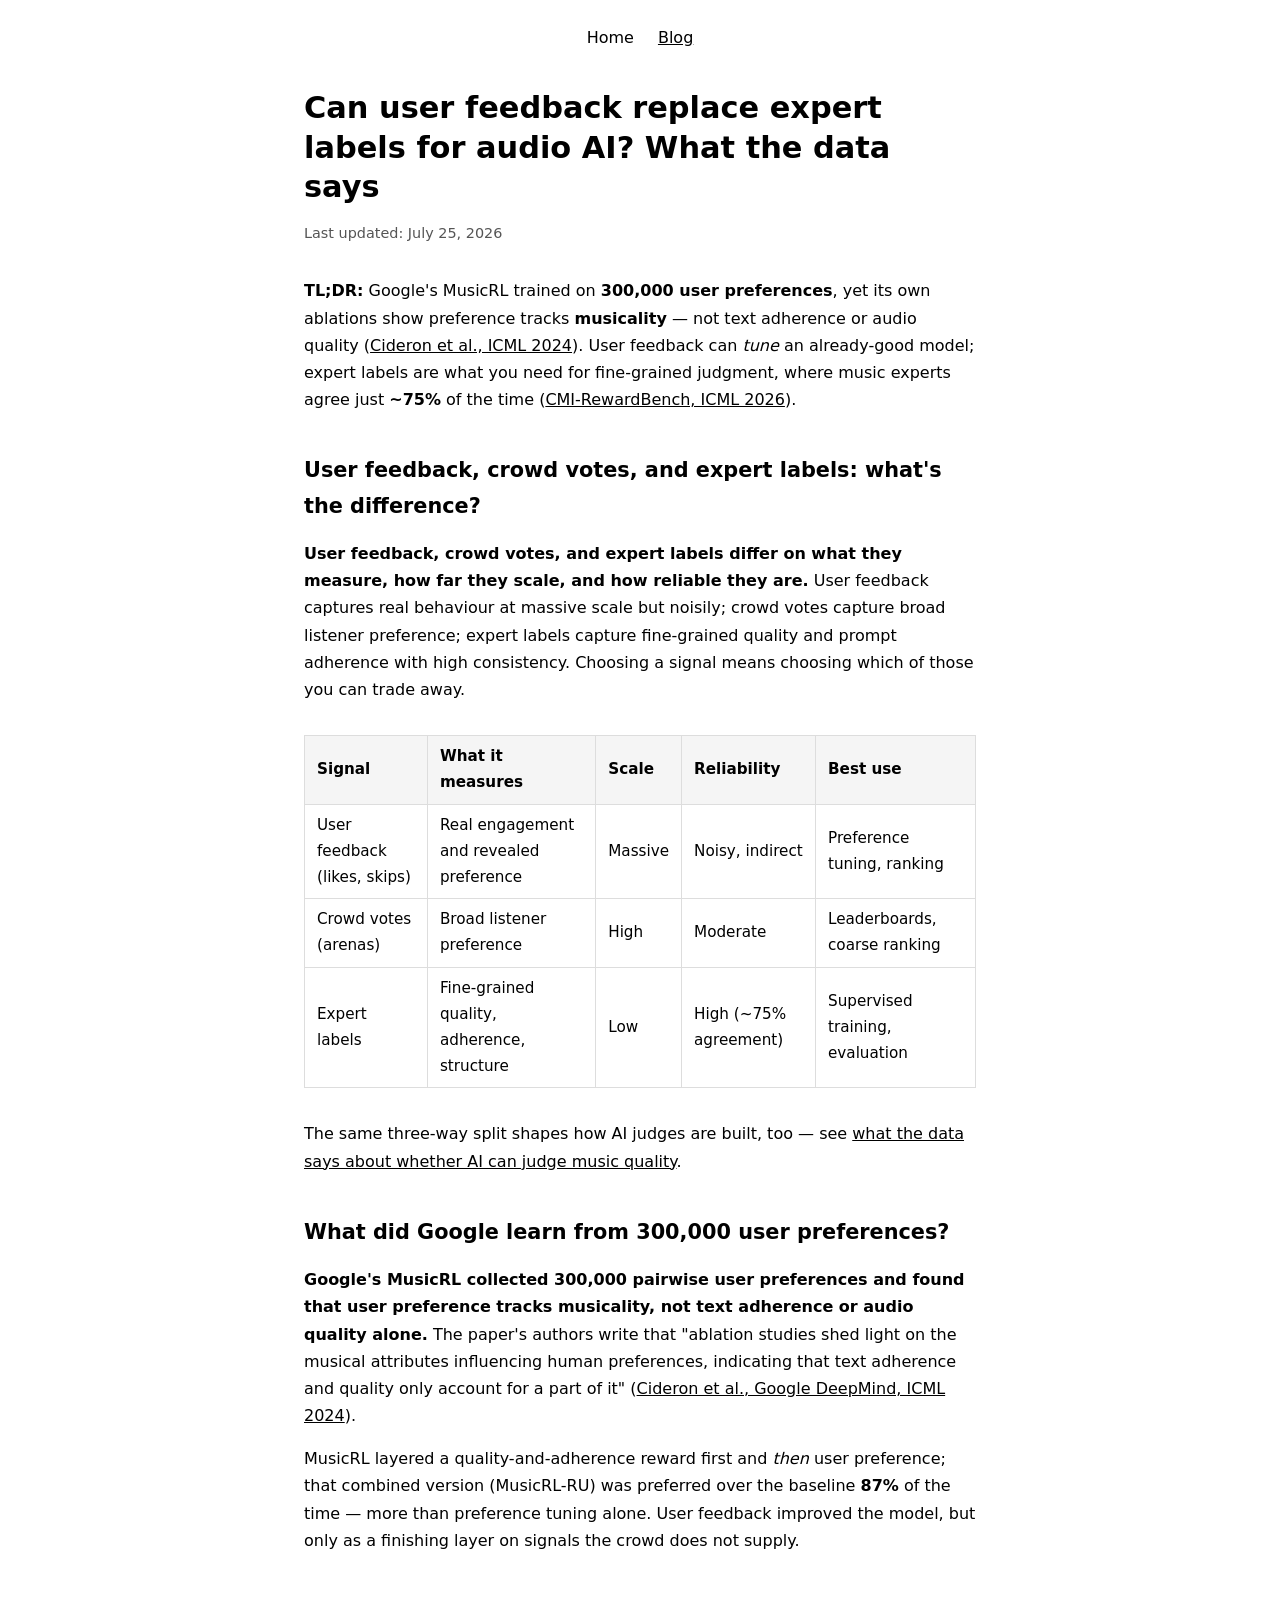
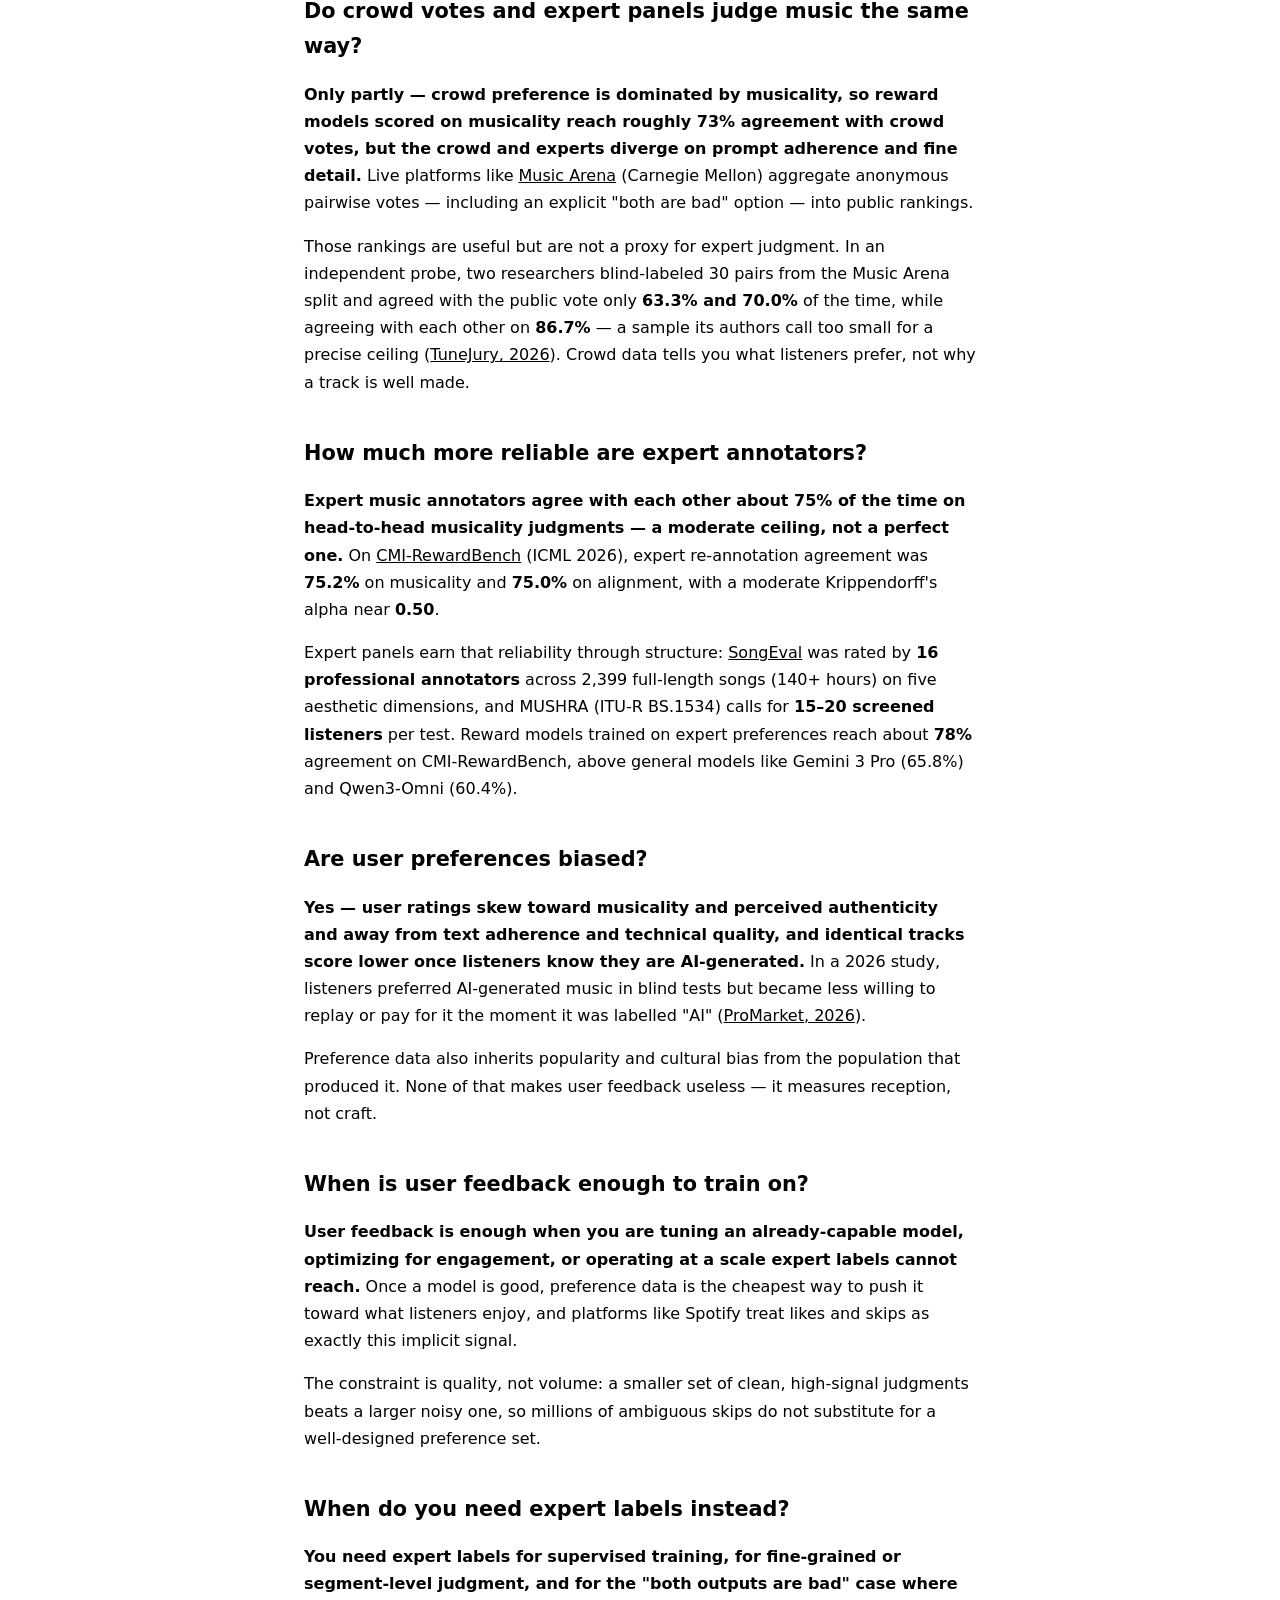
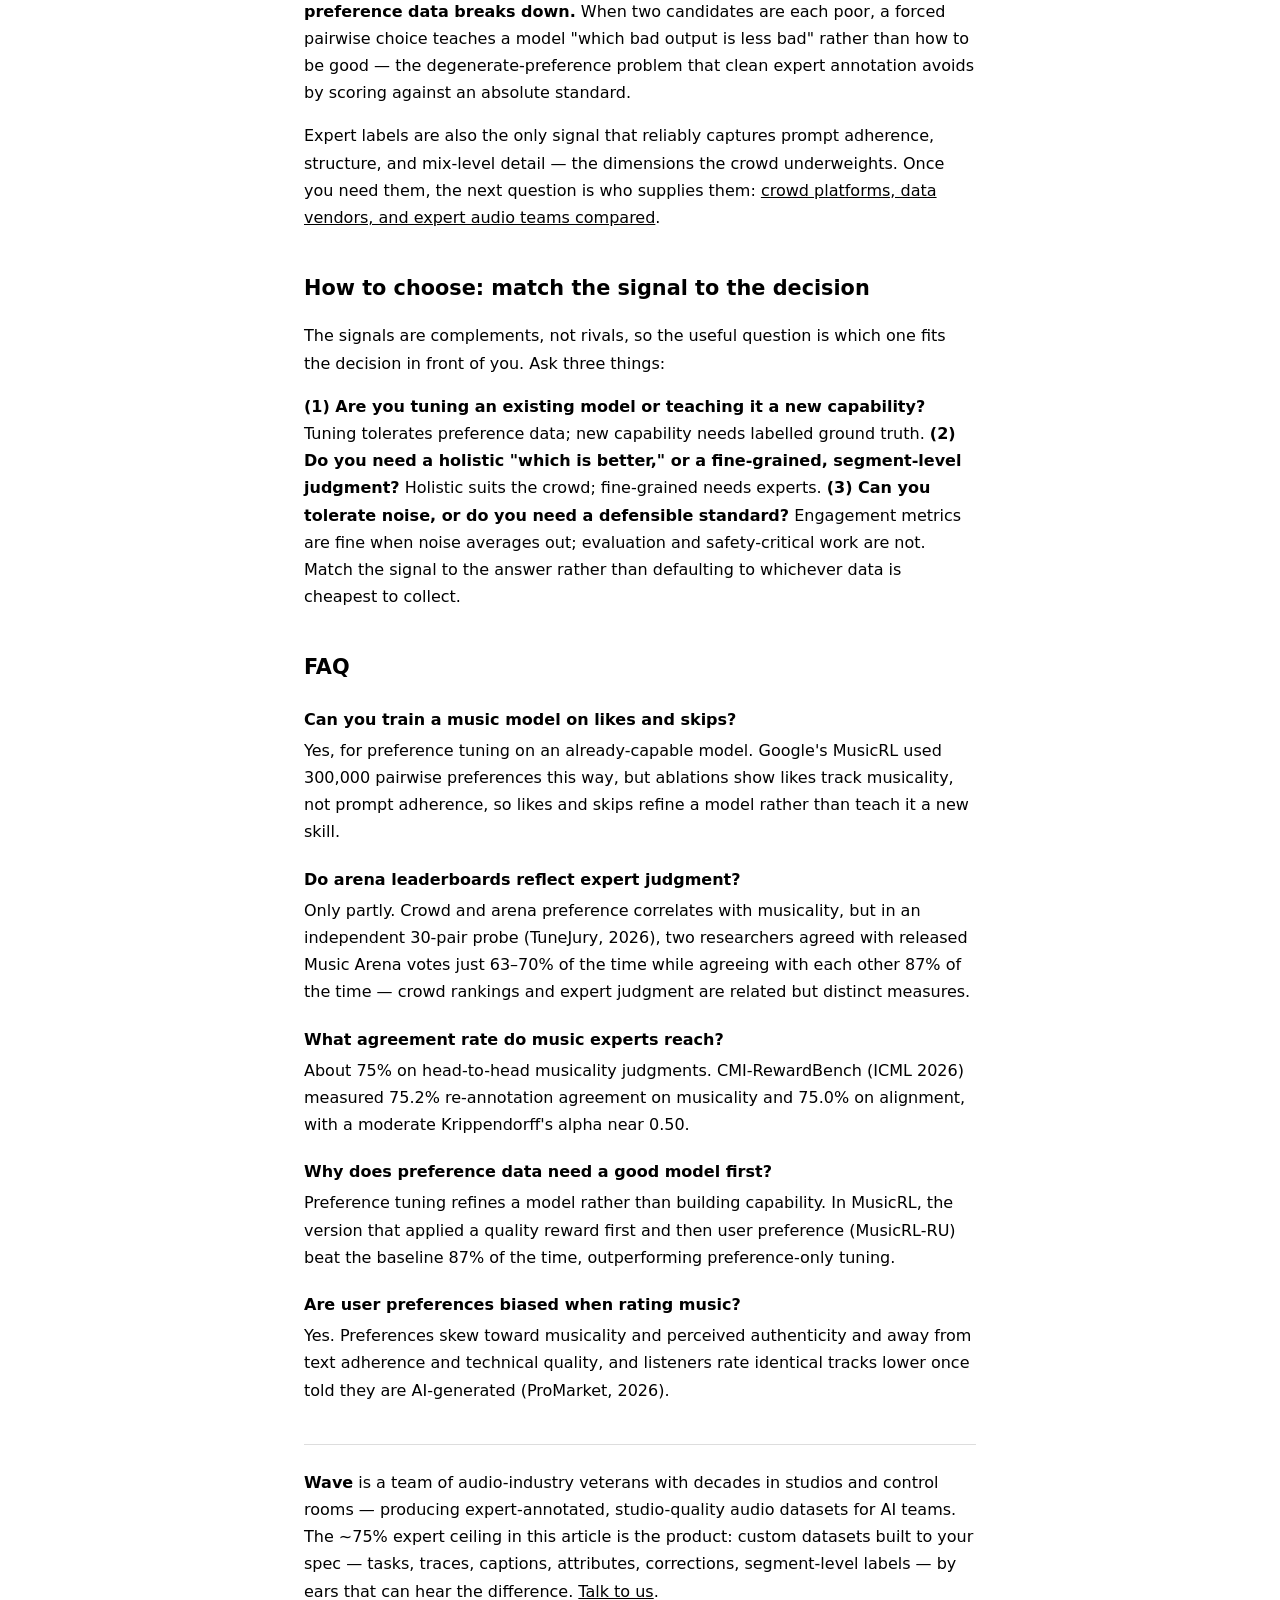
<file: blog/user-feedback-vs-expert-labels/index.html>
<!doctype html>
<html lang="en">
<head>
  <meta charset="utf-8">
  <meta name="viewport" content="width=device-width, initial-scale=1">
  <title>Can user feedback replace expert labels for audio AI? What the data says</title>
  <meta name="description" content="Google's MusicRL trained on 300,000 user preferences, but ablations show preference tracks musicality, not quality. When user feedback is enough vs when you need expert labels.">
  <link rel="canonical" href="https://wave-hq.com/blog/user-feedback-vs-expert-labels/">
  <meta property="og:type" content="article">
  <meta property="og:site_name" content="Wave">
  <meta property="og:title" content="Can user feedback replace expert labels for audio AI? What the data says">
  <meta property="og:description" content="MusicRL trained on 300,000 user preferences, but preference tracks musicality, not quality. When user feedback is enough vs when you need expert labels.">
  <meta property="og:url" content="https://wave-hq.com/blog/user-feedback-vs-expert-labels/">
  <meta name="twitter:card" content="summary">
  <!-- Google tag (gtag.js) -->
  <script async src="https://www.googletagmanager.com/gtag/js?id=G-EEJ1RWV3L5"></script>
  <script>
    window.dataLayer = window.dataLayer || [];
    function gtag(){dataLayer.push(arguments);}
    gtag('js', new Date());

    gtag('config', 'G-EEJ1RWV3L5');
  </script>
  <script type="application/ld+json">
  {
    "@context": "https://schema.org",
    "@type": "BlogPosting",
    "headline": "Can user feedback replace expert labels for audio AI? What the data says",
    "description": "Google's MusicRL trained on 300,000 user preferences, but ablations show preference tracks musicality, not quality. When user feedback is enough vs when you need expert labels.",
    "datePublished": "2026-07-25",
    "dateModified": "2026-07-25",
    "author": {"@type": "Organization", "name": "Wave"},
    "publisher": {"@type": "Organization", "name": "Wave"},
    "mainEntityOfPage": "https://wave-hq.com/blog/user-feedback-vs-expert-labels/"
  }
  </script>
  <script type="application/ld+json">
  {
    "@context": "https://schema.org",
    "@type": "BreadcrumbList",
    "itemListElement": [
      {"@type": "ListItem", "position": 1, "name": "Home", "item": "https://wave-hq.com/"},
      {"@type": "ListItem", "position": 2, "name": "Blog", "item": "https://wave-hq.com/blog/"},
      {"@type": "ListItem", "position": 3, "name": "User feedback vs expert labels", "item": "https://wave-hq.com/blog/user-feedback-vs-expert-labels/"}
    ]
  }
  </script>
  <script type="application/ld+json">
  {
    "@context": "https://schema.org",
    "@type": "FAQPage",
    "mainEntity": [
      {
        "@type": "Question",
        "name": "Can you train a music model on likes and skips?",
        "acceptedAnswer": {"@type": "Answer", "text": "Yes, for preference tuning on an already-capable model. Google's MusicRL used 300,000 pairwise preferences this way, but ablations show likes track musicality, not prompt adherence, so likes and skips refine a model rather than teach it a new skill."}
      },
      {
        "@type": "Question",
        "name": "Do arena leaderboards reflect expert judgment?",
        "acceptedAnswer": {"@type": "Answer", "text": "Only partly. Crowd and arena preference correlates with musicality, but in an independent 30-pair probe (TuneJury, 2026), two researchers agreed with released Music Arena votes just 63–70% of the time while agreeing with each other 87% of the time — crowd rankings and expert judgment are related but distinct measures."}
      },
      {
        "@type": "Question",
        "name": "What agreement rate do music experts reach?",
        "acceptedAnswer": {"@type": "Answer", "text": "About 75% on head-to-head musicality judgments. CMI-RewardBench (ICML 2026) measured 75.2% re-annotation agreement on musicality and 75.0% on alignment, with a moderate Krippendorff's alpha near 0.50."}
      },
      {
        "@type": "Question",
        "name": "Why does preference data need a good model first?",
        "acceptedAnswer": {"@type": "Answer", "text": "Preference tuning refines a model rather than building capability. In MusicRL, the version that applied a quality reward first and then user preference (MusicRL-RU) beat the baseline 87% of the time, outperforming preference-only tuning."}
      },
      {
        "@type": "Question",
        "name": "Are user preferences biased when rating music?",
        "acceptedAnswer": {"@type": "Answer", "text": "Yes. Preferences skew toward musicality and perceived authenticity and away from text adherence and technical quality, and listeners rate identical tracks lower once told they are AI-generated (ProMarket, 2026)."}
      }
    ]
  }
  </script>
  <link rel="icon" href="/favicon.svg" type="image/svg+xml">
  <link rel="icon" href="/favicon.ico" sizes="any">
  <link rel="apple-touch-icon" href="/apple-touch-icon.png">
  <link rel="stylesheet" href="/assets/site.css">
  <script src="/assets/nav.js" defer></script>
  <style>
    body {
      line-height: 1.7;
    }
    article {
      max-width: 42rem;
      margin: 0 auto;
      padding: 5.5rem 1.5rem 4rem;
    }
    h1 {
      font-size: 1.9rem;
      line-height: 1.3;
      margin: 0 0 0.5rem;
    }
    .updated {
      color: #555;
      font-size: 0.9rem;
      margin-bottom: 2rem;
    }
    h2 {
      font-size: 1.3rem;
      margin: 2.5rem 0 0.75rem;
    }
    a {
      color: #000;
    }
    .table-wrap {
      overflow-x: auto;
    }
    table {
      border-collapse: collapse;
      width: 100%;
      font-size: 0.95rem;
      margin: 1rem 0;
    }
    th, td {
      border: 1px solid #ddd;
      padding: 0.5rem 0.75rem;
      text-align: left;
    }
    th {
      background: #f5f5f5;
    }
    .faq dt {
      font-weight: 600;
      margin-top: 1.25rem;
    }
    .faq dd {
      margin: 0.25rem 0 0;
    }
  </style>
</head>
<body>
  <nav class="site-nav" data-site-nav>
    <a href="/">Home</a>
    <a href="/blog/">Blog</a>
  </nav>
  <article>
    <h1>Can user feedback replace expert labels for audio AI? What the data says</h1>
    <p class="updated">Last updated: July 25, 2026</p>

    <p><strong>TL;DR:</strong> Google's MusicRL trained on <strong>300,000 user preferences</strong>, yet its own ablations show preference tracks <strong>musicality</strong> — not text adherence or audio quality (<a href="https://arxiv.org/abs/2402.04229">Cideron et al., ICML 2024</a>). User feedback can <em>tune</em> an already-good model; expert labels are what you need for fine-grained judgment, where music experts agree just <strong>~75%</strong> of the time (<a href="https://arxiv.org/abs/2603.00610">CMI-RewardBench, ICML 2026</a>).</p>

    <h2>User feedback, crowd votes, and expert labels: what's the difference?</h2>
    <p><strong>User feedback, crowd votes, and expert labels differ on what they measure, how far they scale, and how reliable they are.</strong> User feedback captures real behaviour at massive scale but noisily; crowd votes capture broad listener preference; expert labels capture fine-grained quality and prompt adherence with high consistency. Choosing a signal means choosing which of those you can trade away.</p>
    <div class="table-wrap">
      <table>
        <thead>
          <tr><th>Signal</th><th>What it measures</th><th>Scale</th><th>Reliability</th><th>Best use</th></tr>
        </thead>
        <tbody>
          <tr><td>User feedback (likes, skips)</td><td>Real engagement and revealed preference</td><td>Massive</td><td>Noisy, indirect</td><td>Preference tuning, ranking</td></tr>
          <tr><td>Crowd votes (arenas)</td><td>Broad listener preference</td><td>High</td><td>Moderate</td><td>Leaderboards, coarse ranking</td></tr>
          <tr><td>Expert labels</td><td>Fine-grained quality, adherence, structure</td><td>Low</td><td>High (~75% agreement)</td><td>Supervised training, evaluation</td></tr>
        </tbody>
      </table>
    </div>
    <p>The same three-way split shapes how AI judges are built, too — see <a href="/blog/can-ai-judge-music-quality/">what the data says about whether AI can judge music quality</a>.</p>

    <h2>What did Google learn from 300,000 user preferences?</h2>
    <p><strong>Google's MusicRL collected 300,000 pairwise user preferences and found that user preference tracks musicality, not text adherence or audio quality alone.</strong> The paper's authors write that "ablation studies shed light on the musical attributes influencing human preferences, indicating that text adherence and quality only account for a part of it" (<a href="https://arxiv.org/abs/2402.04229">Cideron et al., Google DeepMind, ICML 2024</a>).</p>
    <p>MusicRL layered a quality-and-adherence reward first and <em>then</em> user preference; that combined version (MusicRL-RU) was preferred over the baseline <strong>87%</strong> of the time — more than preference tuning alone. User feedback improved the model, but only as a finishing layer on signals the crowd does not supply.</p>

    <h2>Do crowd votes and expert panels judge music the same way?</h2>
    <p><strong>Only partly — crowd preference is dominated by musicality, so reward models scored on musicality reach roughly 73% agreement with crowd votes, but the crowd and experts diverge on prompt adherence and fine detail.</strong> Live platforms like <a href="https://arxiv.org/abs/2507.20900">Music Arena</a> (Carnegie Mellon) aggregate anonymous pairwise votes — including an explicit "both are bad" option — into public rankings.</p>
    <p>Those rankings are useful but are not a proxy for expert judgment. In an independent probe, two researchers blind-labeled 30 pairs from the Music Arena split and agreed with the public vote only <strong>63.3% and 70.0%</strong> of the time, while agreeing with each other on <strong>86.7%</strong> — a sample its authors call too small for a precise ceiling (<a href="https://arxiv.org/abs/2606.17006">TuneJury, 2026</a>). Crowd data tells you what listeners prefer, not why a track is well made.</p>

    <h2>How much more reliable are expert annotators?</h2>
    <p><strong>Expert music annotators agree with each other about 75% of the time on head-to-head musicality judgments — a moderate ceiling, not a perfect one.</strong> On <a href="https://arxiv.org/abs/2603.00610">CMI-RewardBench</a> (ICML 2026), expert re-annotation agreement was <strong>75.2%</strong> on musicality and <strong>75.0%</strong> on alignment, with a moderate Krippendorff's alpha near <strong>0.50</strong>.</p>
    <p>Expert panels earn that reliability through structure: <a href="https://arxiv.org/abs/2505.10793">SongEval</a> was rated by <strong>16 professional annotators</strong> across 2,399 full-length songs (140+ hours) on five aesthetic dimensions, and MUSHRA (ITU-R BS.1534) calls for <strong>15–20 screened listeners</strong> per test. Reward models trained on expert preferences reach about <strong>78%</strong> agreement on CMI-RewardBench, above general models like Gemini 3 Pro (65.8%) and Qwen3-Omni (60.4%).</p>

    <h2>Are user preferences biased?</h2>
    <p><strong>Yes — user ratings skew toward musicality and perceived authenticity and away from text adherence and technical quality, and identical tracks score lower once listeners know they are AI-generated.</strong> In a 2026 study, listeners preferred AI-generated music in blind tests but became less willing to replay or pay for it the moment it was labelled "AI" (<a href="https://www.promarket.org/2026/05/04/consumers-prefer-ai-music-until-theyre-told-its-ai/">ProMarket, 2026</a>).</p>
    <p>Preference data also inherits popularity and cultural bias from the population that produced it. None of that makes user feedback useless — it measures reception, not craft.</p>

    <h2>When is user feedback enough to train on?</h2>
    <p><strong>User feedback is enough when you are tuning an already-capable model, optimizing for engagement, or operating at a scale expert labels cannot reach.</strong> Once a model is good, preference data is the cheapest way to push it toward what listeners enjoy, and platforms like Spotify treat likes and skips as exactly this implicit signal.</p>
    <p>The constraint is quality, not volume: a smaller set of clean, high-signal judgments beats a larger noisy one, so millions of ambiguous skips do not substitute for a well-designed preference set.</p>

    <h2>When do you need expert labels instead?</h2>
    <p><strong>You need expert labels for supervised training, for fine-grained or segment-level judgment, and for the "both outputs are bad" case where preference data breaks down.</strong> When two candidates are each poor, a forced pairwise choice teaches a model "which bad output is less bad" rather than how to be good — the degenerate-preference problem that clean expert annotation avoids by scoring against an absolute standard.</p>
    <p>Expert labels are also the only signal that reliably captures prompt adherence, structure, and mix-level detail — the dimensions the crowd underweights. Once you need them, the next question is who supplies them: <a href="/blog/audio-annotation-options-compared/">crowd platforms, data vendors, and expert audio teams compared</a>.</p>

    <h2>How to choose: match the signal to the decision</h2>
    <p>The signals are complements, not rivals, so the useful question is which one fits the decision in front of you. Ask three things:</p>
    <p><strong>(1) Are you tuning an existing model or teaching it a new capability?</strong> Tuning tolerates preference data; new capability needs labelled ground truth. <strong>(2) Do you need a holistic "which is better," or a fine-grained, segment-level judgment?</strong> Holistic suits the crowd; fine-grained needs experts. <strong>(3) Can you tolerate noise, or do you need a defensible standard?</strong> Engagement metrics are fine when noise averages out; evaluation and safety-critical work are not. Match the signal to the answer rather than defaulting to whichever data is cheapest to collect.</p>

    <h2>FAQ</h2>
    <dl class="faq">
      <dt>Can you train a music model on likes and skips?</dt>
      <dd>Yes, for preference tuning on an already-capable model. Google's MusicRL used 300,000 pairwise preferences this way, but ablations show likes track musicality, not prompt adherence, so likes and skips refine a model rather than teach it a new skill.</dd>
      <dt>Do arena leaderboards reflect expert judgment?</dt>
      <dd>Only partly. Crowd and arena preference correlates with musicality, but in an independent 30-pair probe (TuneJury, 2026), two researchers agreed with released Music Arena votes just 63–70% of the time while agreeing with each other 87% of the time — crowd rankings and expert judgment are related but distinct measures.</dd>
      <dt>What agreement rate do music experts reach?</dt>
      <dd>About 75% on head-to-head musicality judgments. CMI-RewardBench (ICML 2026) measured 75.2% re-annotation agreement on musicality and 75.0% on alignment, with a moderate Krippendorff's alpha near 0.50.</dd>
      <dt>Why does preference data need a good model first?</dt>
      <dd>Preference tuning refines a model rather than building capability. In MusicRL, the version that applied a quality reward first and then user preference (MusicRL-RU) beat the baseline 87% of the time, outperforming preference-only tuning.</dd>
      <dt>Are user preferences biased when rating music?</dt>
      <dd>Yes. Preferences skew toward musicality and perceived authenticity and away from text adherence and technical quality, and listeners rate identical tracks lower once told they are AI-generated (ProMarket, 2026).</dd>
    </dl>

    <hr style="border: none; border-top: 1px solid #ddd; margin: 2.5rem 0 1.5rem">
    <p><strong>Wave</strong> is a team of audio-industry veterans with decades in studios and control rooms — producing expert-annotated, studio-quality audio datasets for AI teams. The ~75% expert ceiling in this article is the product: custom datasets built to your spec — tasks, traces, captions, attributes, corrections, segment-level labels — by ears that can hear the difference. <a href="/">Talk to us</a>.</p>
  </article>
</body>
</html>
</file>
<file: assets/site.css>
/* Shared site chrome: base typography, nav, button. Page layout stays in each page. */
html, body {
  margin: 0;
}
body {
  font-family: system-ui, -apple-system, sans-serif;
  color: #000;
  background: #fff;
}
.site-nav {
  position: absolute;
  top: 0;
  left: 0;
  right: 0;
  padding: 1.5rem 0;
  text-align: center;
}
.site-nav a {
  color: #000;
  text-decoration: none;
  margin: 0 0.75rem;
}
.site-nav a:hover,
.site-nav a[aria-current="page"] {
  text-decoration: underline;
}
.btn {
  display: inline-block;
  padding: 0.75rem 1.5rem;
  border: 1px solid #000;
  border-radius: 6px;
  background: #000;
  color: #fff;
  text-decoration: none;
  font-size: 1rem;
}
.btn:hover {
  opacity: 0.85;
}
</file>
